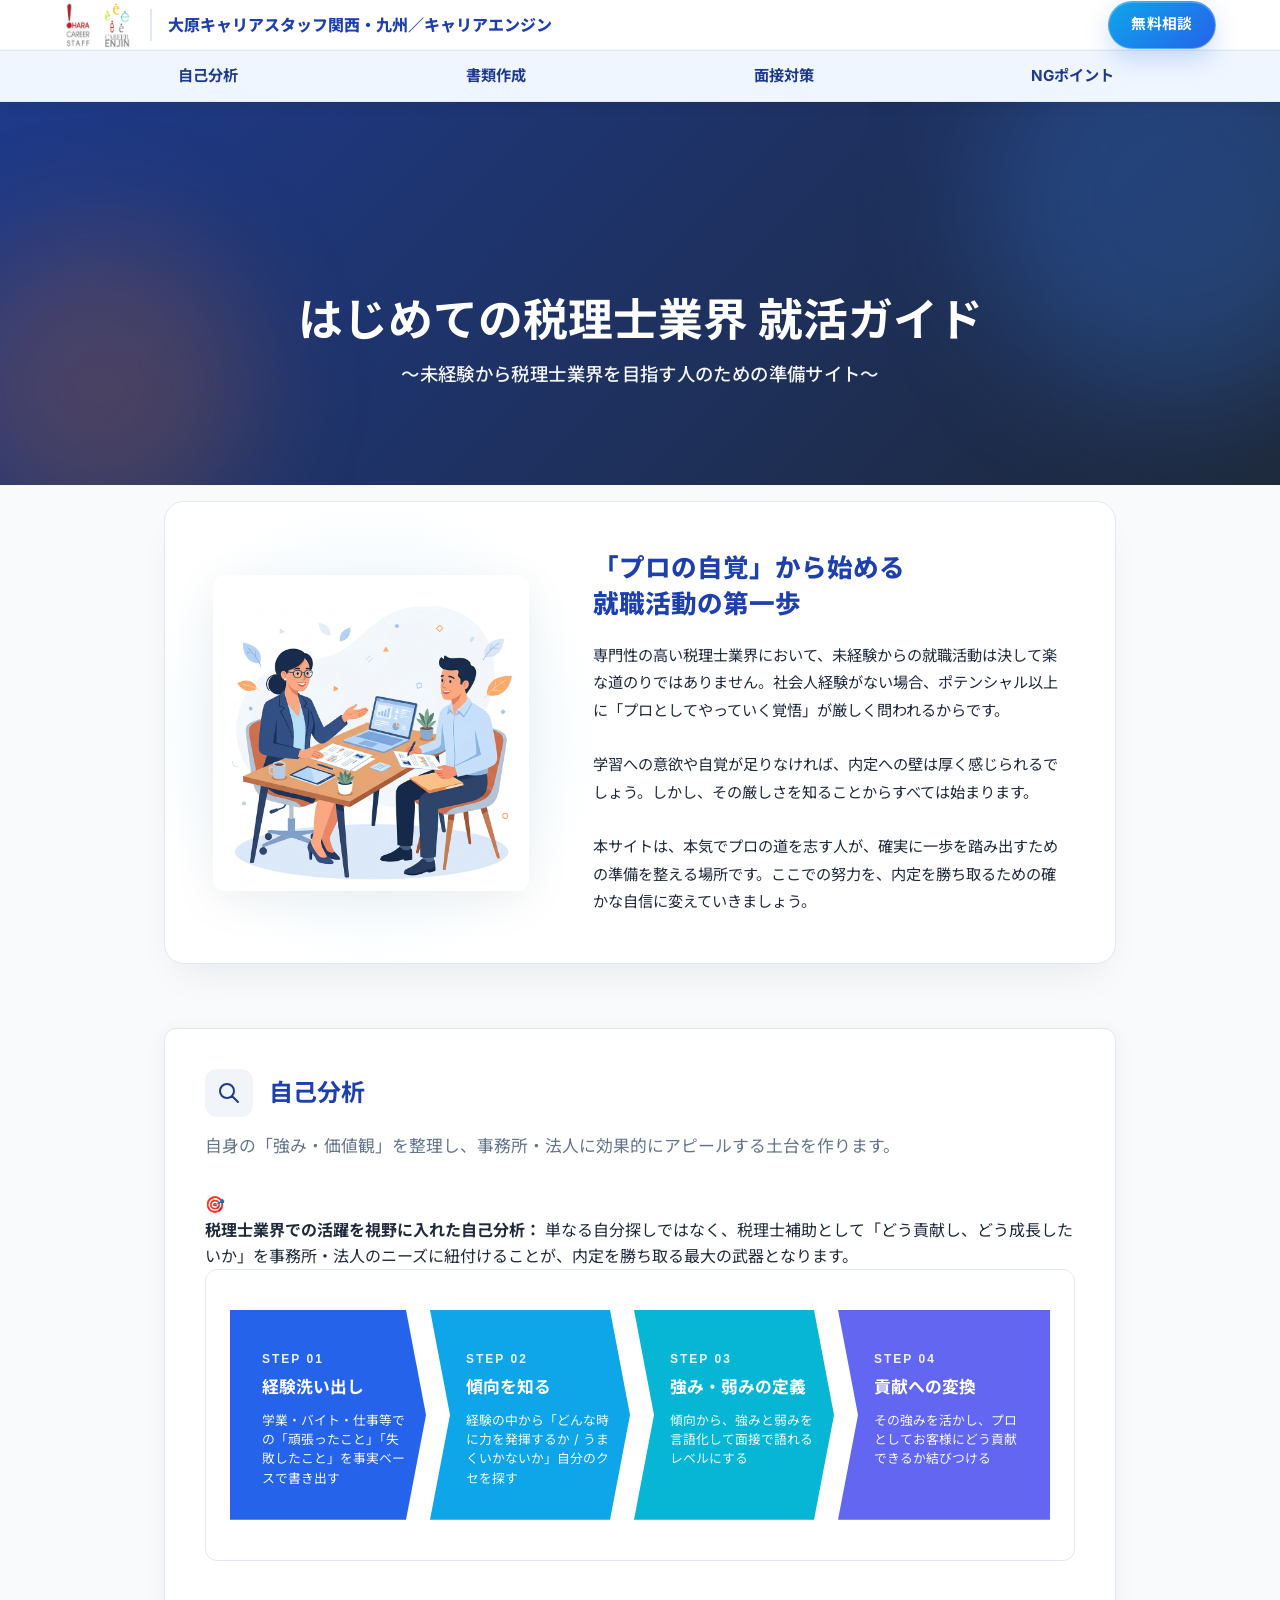
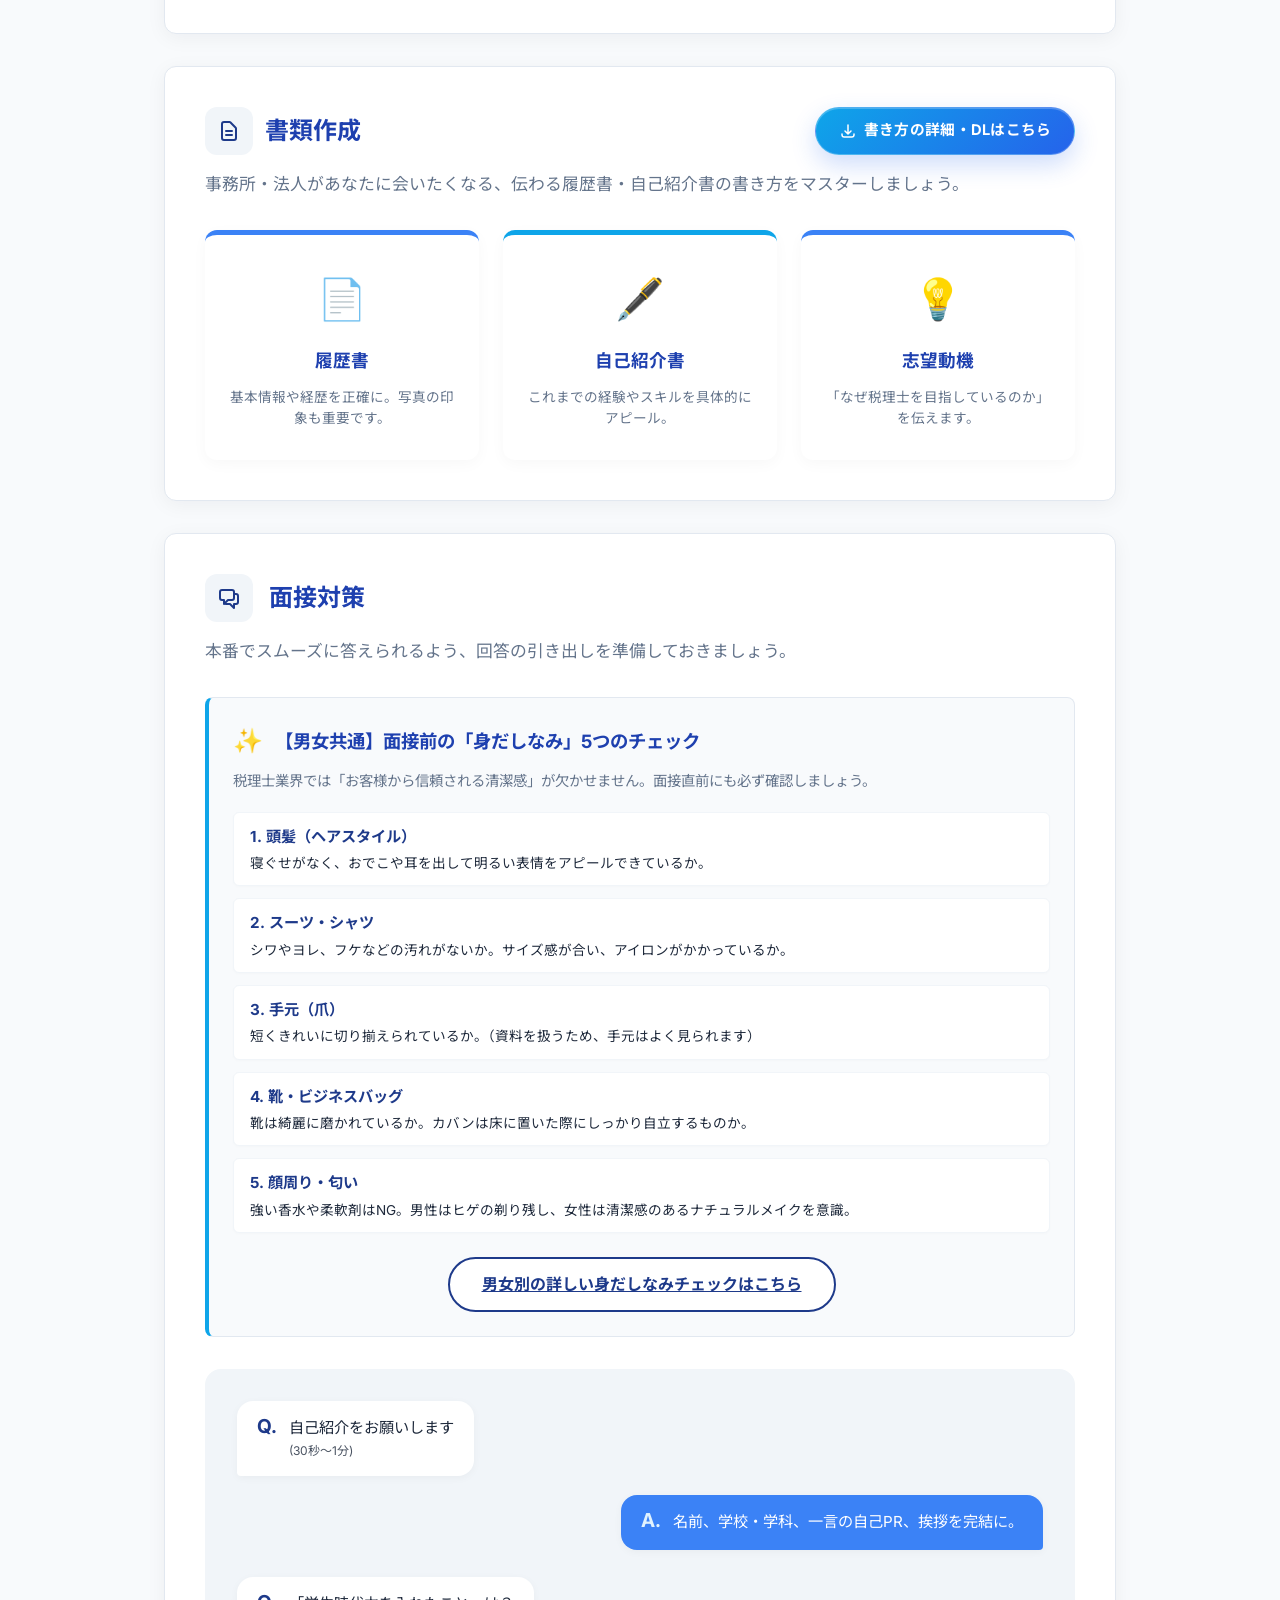
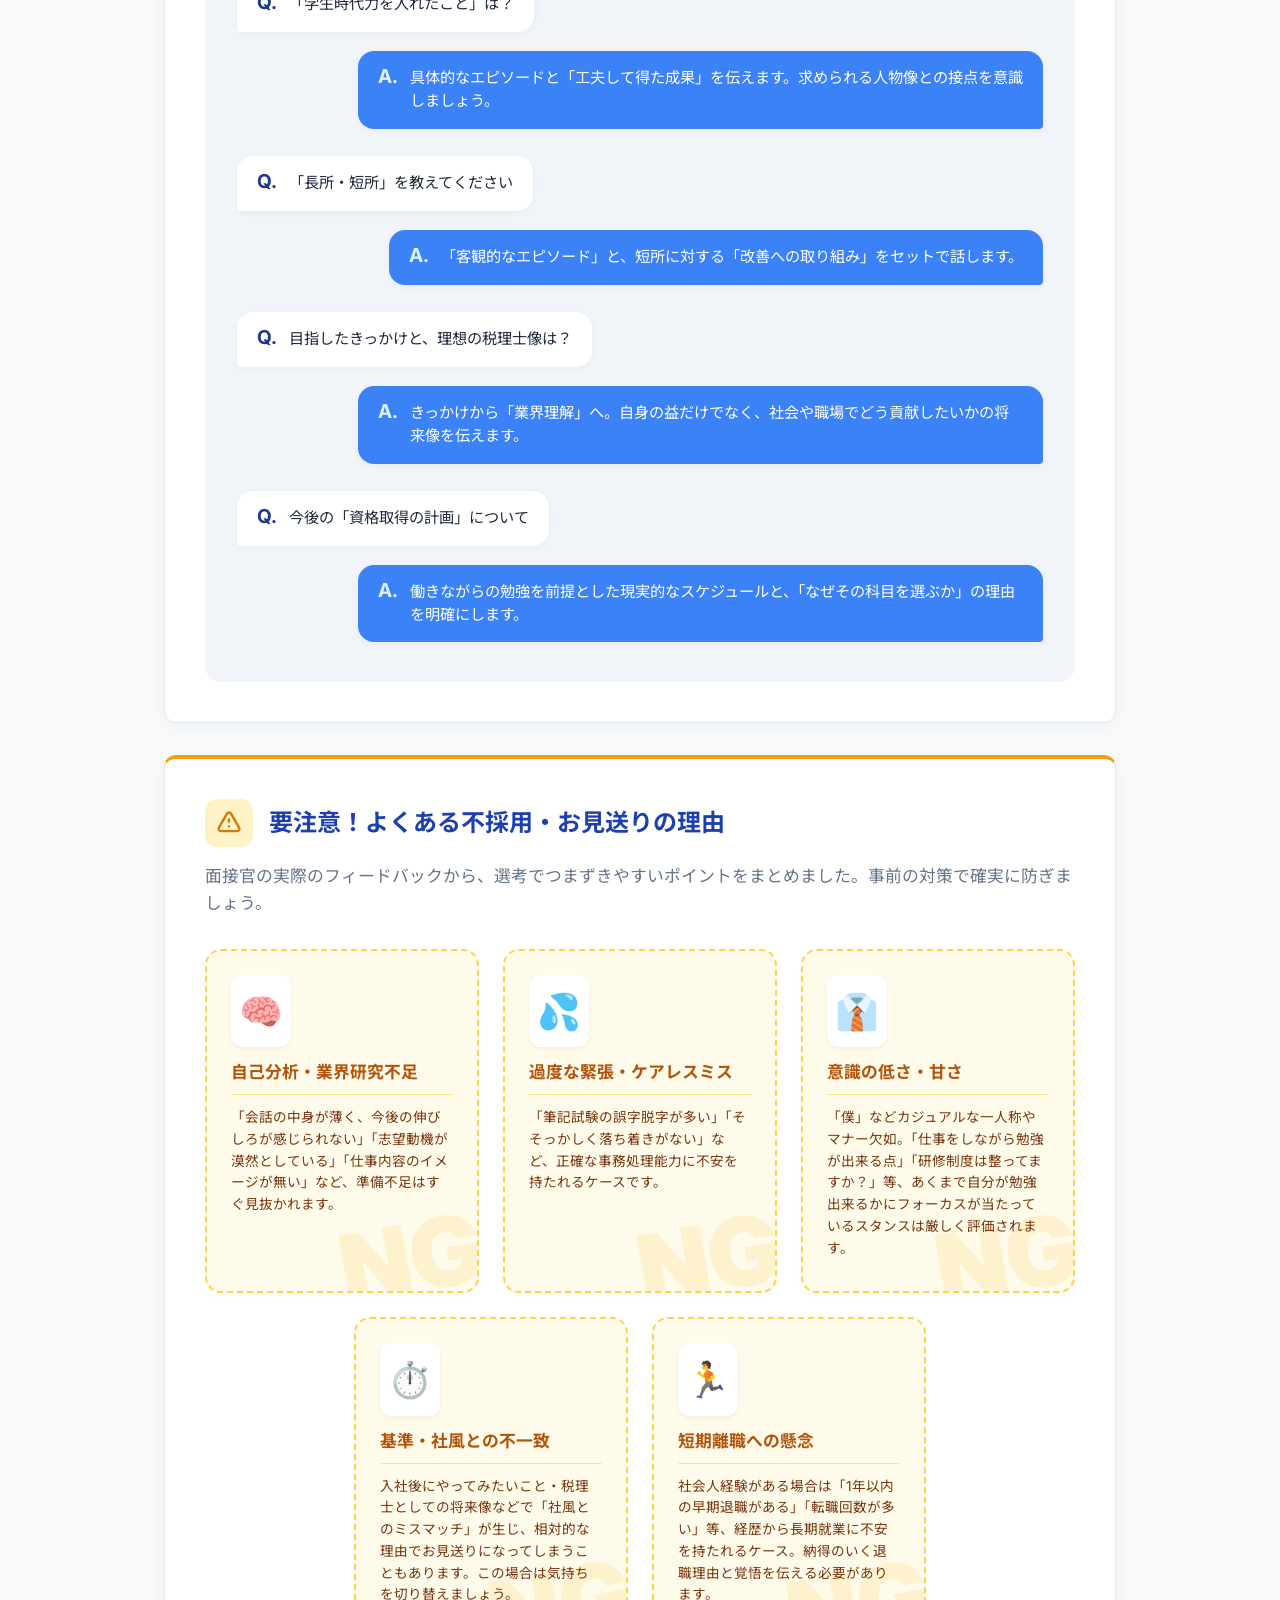
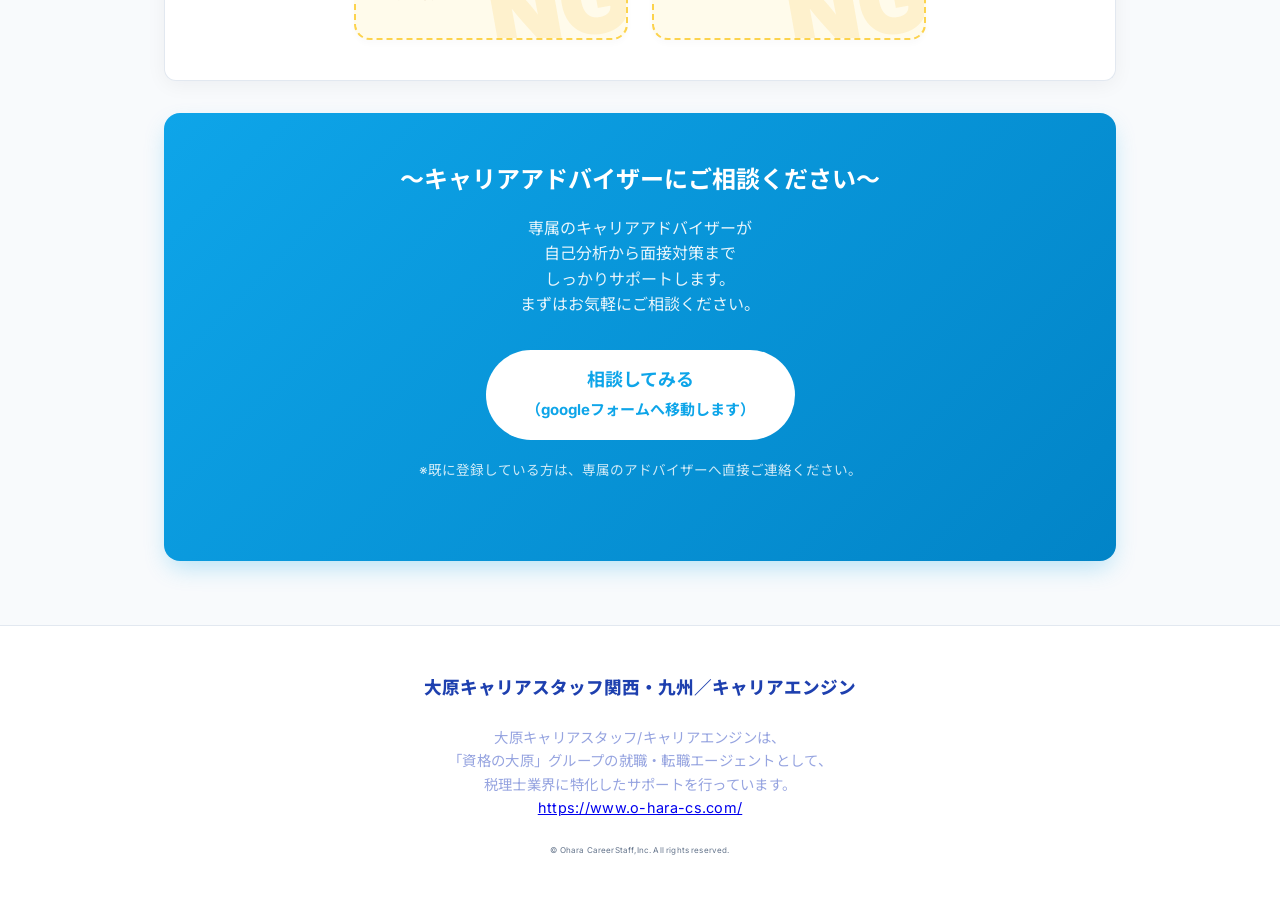
<file: index.html>
<!DOCTYPE html>
<html lang="ja">

<head>
    <meta charset="UTF-8">
    <meta name="viewport" content="width=device-width, initial-scale=1.0">
    <title>就活準備まとめ | 大原キャリアスタッフ関西・九州／キャリアエンジン</title>
    <link rel="preconnect" href="https://fonts.googleapis.com">
    <link rel="preconnect" href="https://fonts.gstatic.com" crossorigin>
    <link
        href="https://fonts.googleapis.com/css2?family=Inter:wght@400;500;600;700&family=Noto+Sans+JP:wght@400;500;700&display=swap"
        rel="stylesheet">
    <link rel="stylesheet" href="styles.css">
    <!-- Google tag (gtag.js) -->
<script async src="https://www.googletagmanager.com/gtag/js?id=G-6RXL600200"></script>
<script>
  window.dataLayer = window.dataLayer || [];
  function gtag(){dataLayer.push(arguments);}
  gtag('js', new Date());

  gtag('config', 'G-6RXL600200');
</script>
</head>

<body>
    <nav class="navbar">
        <div class="nav-top">
            <div class="nav-container">
                <div class="nav-branding">
                    <a href="index.html" class="nav-logo">
                        <div class="nav-logos">
                            <img src="o-haracs.png" alt="大原キャリアスタッフ" class="header-logo">
                            <img src="career-enjin.png" alt="キャリアエンジン" class="header-logo">
                        </div>
                        <span class="nav-logo-text">大原キャリアスタッフ関西・九州／キャリアエンジン</span>
                    </a>
                </div>
                <div class="nav-actions">
                    <a href="https://forms.gle/dcQ6YTWi9saDiAF29" class="nav-cta action-btn">無料相談</a>
                    <button class="nav-toggle" id="nav-toggle" aria-label="メニューを開く">
                        <span></span>
                        <span></span>
                        <span></span>
                    </button>
                </div>
            </div>
        </div>
        <div class="nav-main-bar">
            <div class="nav-container">
                <ul class="nav-links" id="nav-links">
                    <li><a href="#self-analysis">自己分析</a></li>
                    <li><a href="#document-prep">書類作成</a></li>
                    <li><a href="#interview-prep">面接対策</a></li>
                    <li><a href="#rejection-reasons">NGポイント</a></li>
                </ul>
            </div>
        </div>
        <div class="nav-overlay" id="nav-overlay"></div>
    </nav>

    <header class="hero">
        <div class="hero-content">
            <h1>はじめての税理士業界 就活ガイド</h1>
            <p class="hero-subtitle">～未経験から税理士業界を目指す人のための準備サイト～</p>
        </div>
        <div class="hero-bg-shapes">
            <div class="shape shape-1"></div>
            <div class="shape shape-2"></div>
        </div>
    </header>

    <main class="container">
        <!-- Site Introduction -->
        <section class="site-intro-section fade-in">
            <div class="site-intro-container">
                <div class="site-intro-illustration">
                    <img src="images/mentor_illustration.png" alt="Mentoring Illustration">
                    <div class="intro-deco-circle"></div>
                </div>
                <div class="site-intro-body">
                    <h2 class="site-intro-heading">「プロの自覚」から始める<br>就職活動の第一歩</h2>
                    <div class="site-intro-text">
                        専門性の高い税理士業界において、未経験からの就職活動は決して楽な道のりではありません。社会人経験がない場合、ポテンシャル以上に「プロとしてやっていく覚悟」が厳しく問われるからです。<br><br>
                        学習への意欲や自覚が足りなければ、内定への壁は厚く感じられるでしょう。しかし、その厳しさを知ることからすべては始まります。<br><br>
                        本サイトは、本気でプロの道を志す人が、確実に一歩を踏み出すための準備を整える場所です。ここでの努力を、内定を勝ち取るための確かな自信に変えていきましょう。
                    </div>
                </div>
            </div>
        </section>

        <!-- Self Analysis -->
        <section id="self-analysis" class="card fade-in">
            <div class="card-header">
                <div class="icon-wrapper">
                    <svg fill="none" stroke="currentColor" viewBox="0 0 24 24" xmlns="http://www.w3.org/2000/svg">
                        <path stroke-linecap="round" stroke-linejoin="round" stroke-width="2"
                            d="M21 21l-6-6m2-5a7 7 0 11-14 0 7 7 0 0114 0z"></path>
                    </svg>
                </div>
                <h2>自己分析</h2>
            </div>
            <p class="section-desc">自身の「強み・価値観」を整理し、事務所・法人に効果的にアピールする土台を作ります。</p>

            <div class="industry-appeal-box">
                <div class="appeal-icon-bg">🎯</div>
                <div class="appeal-content">
                    <strong>税理士業界での活躍を視野に入れた自己分析：</strong>
                    単なる自分探しではなく、税理士補助として「どう貢献し、どう成長したいか」を事務所・法人のニーズに紐付けることが、内定を勝ち取る最大の武器となります。
                </div>
            </div>

            <!-- Chevron Process Flow Diagram -->
            <div class="chevron-wrapper fade-in">

                <div class="chevron-container">

                    <div class="chev-step" style="background-color: #2563eb;">
                        <span class="chev-label">STEP 01</span>
                        <h4 class="chev-title">経験洗い出し</h4>
                        <p class="chev-desc">学業・バイト・仕事等での「頑張ったこと」「失敗したこと」を事実ベースで書き出す</p>
                    </div>

                    <div class="chev-step" style="background-color: #0ea5e9;">
                        <span class="chev-label">STEP 02</span>
                        <h4 class="chev-title">傾向を知る</h4>
                        <p class="chev-desc">経験の中から「どんな時に力を発揮するか / うまくいかないか」自分のクセを探す</p>
                    </div>

                    <div class="chev-step" style="background-color: #06b6d4;">
                        <span class="chev-label">STEP 03</span>
                        <h4 class="chev-title">強み・弱みの定義</h4>
                        <p class="chev-desc">傾向から、強みと弱みを言語化して面接で語れるレベルにする</p>
                    </div>

                    <div class="chev-step" style="background-color: #6366f1;">
                        <span class="chev-label">STEP 04</span>
                        <h4 class="chev-title">貢献への変換</h4>
                        <p class="chev-desc">その強みを活かし、プロとしてお客様にどう貢献できるか結びつける</p>
                    </div>

                </div>
            </div>
        </section>

        <!-- Document Preparation -->
        <section id="document-prep" class="card fade-in">
            <div class="card-header" style="justify-content: space-between; flex-wrap: wrap; gap: 1rem;">
                <div style="display: flex; align-items: center;">
                    <div class="icon-wrapper" style="margin-right: 0.75rem;">
                        <svg fill="none" stroke="currentColor" viewBox="0 0 24 24" xmlns="http://www.w3.org/2000/svg">
                            <path stroke-linecap="round" stroke-linejoin="round" stroke-width="2"
                                d="M9 12h6m-6 4h6m2 5H7a2 2 0 01-2-2V5a2 2 0 012-2h5.586a1 1 0 01.707.293l5.414 5.414a1 1 0 01.293.707V19a2 2 0 01-2 2z">
                            </path>
                        </svg>
                    </div>
                    <h2 style="margin: 0;">書類作成</h2>
                </div>
                <a href="self_introduction.html" class="action-btn">
                    <svg fill="none" stroke="currentColor" viewBox="0 0 24 24" xmlns="http://www.w3.org/2000/svg">
                        <path stroke-linecap="round" stroke-linejoin="round" stroke-width="2"
                            d="M4 16v1a3 3 0 003 3h10a3 3 0 003-3v-1m-4-4l-4 4m0 0l-4-4m4 4V4">
                        </path>
                    </svg>
                    書き方の詳細・DLはこちら
                </a>
            </div>
            <p class="section-desc">事務所・法人があなたに会いたくなる、伝わる履歴書・自己紹介書の書き方をマスターしましょう。</p>

            <div class="doc-cards-container mt-diagram">
                <div class="doc-card">
                    <div class="doc-icon">📄</div>
                    <h4>履歴書</h4>
                    <p>基本情報や経歴を正確に。写真の印象も重要です。</p>
                </div>
                <div class="doc-card highlight">
                    <div class="doc-icon">🖋️</div>
                    <h4>自己紹介書</h4>
                    <p>これまでの経験やスキルを具体的にアピール。</p>
                </div>
                <div class="doc-card">
                    <div class="doc-icon">💡</div>
                    <h4>志望動機</h4>
                    <p>「なぜ税理士を目指しているのか」を伝えます。</p>
                </div>
            </div>


        </section>


        <!-- Interview Preparation -->
        <section id="interview-prep" class="card fade-in">
            <div class="card-header">
                <div class="icon-wrapper">
                    <svg fill="none" stroke="currentColor" viewBox="0 0 24 24" xmlns="http://www.w3.org/2000/svg">
                        <path stroke-linecap="round" stroke-linejoin="round" stroke-width="2"
                            d="M17 8h2a2 2 0 012 2v6a2 2 0 01-2 2h-2v4l-4-4H9a1.994 1.994 0 01-1.414-.586m0 0L11 14h4a2 2 0 002-2V6a2 2 0 00-2-2H5a2 2 0 00-2 2v6a2 2 0 002 2h2v4l.586-.586z">
                        </path>
                    </svg>
                </div>
                <h2>面接対策</h2>
            </div>
            <p class="section-desc">本番でスムーズに答えられるよう、回答の引き出しを準備しておきましょう。</p>

            <!-- Grooming Box -->
            <div class="grooming-box fade-in">
                <div class="grooming-header">
                    <div class="grooming-icon">✨</div>
                    <h3>【男女共通】面接前の「身だしなみ」5つのチェック</h3>
                </div>
                <p class="grooming-desc">税理士業界では「お客様から信頼される清潔感」が欠かせません。面接直前にも必ず確認しましょう。</p>
                <ul class="grooming-list">
                    <li>
                        <strong>1. 頭髪（ヘアスタイル）</strong>
                        <span>寝ぐせがなく、おでこや耳を出して明るい表情をアピールできているか。</span>
                    </li>
                    <li>
                        <strong>2. スーツ・シャツ</strong>
                        <span>シワやヨレ、フケなどの汚れがないか。サイズ感が合い、アイロンがかかっているか。</span>
                    </li>
                    <li>
                        <strong>3. 手元（爪）</strong>
                        <span>短くきれいに切り揃えられているか。（資料を扱うため、手元はよく見られます）</span>
                    </li>
                    <li>
                        <strong>4. 靴・ビジネスバッグ</strong>
                        <span>靴は綺麗に磨かれているか。カバンは床に置いた際にしっかり自立するものか。</span>
                    </li>
                    <li>
                        <strong>5. 顔周り・匂い</strong>
                        <span>強い香水や柔軟剤はNG。男性はヒゲの剃り残し、女性は清潔感のあるナチュラルメイクを意識。</span>
                    </li>
                </ul>
                <div style="text-align: center; margin-top: 1.5rem;">
                    <a href="grooming.html" class="cta-button"
                        style="background: white; color: var(--primary); border: 2px solid var(--primary); display: inline-flex; font-size: 1rem; padding: 0.8rem 2rem;">
                        男女別の詳しい身だしなみチェックはこちら
                    </a>
                </div>
            </div>

            <div class="chat-diagram">
                <!-- Q1 -->
                <div class="chat-row">
                    <div class="chat-bubble q-bubble">
                        <span class="chat-label">Q.</span>
                        <div class="chat-text">自己紹介をお願いします <small>(30秒～1分)</small></div>
                    </div>
                </div>
                <div class="chat-row right">
                    <div class="chat-bubble a-bubble">
                        <span class="chat-label">A.</span>
                        <div class="chat-text">名前、学校・学科、一言の自己PR、挨拶を完結に。</div>
                    </div>
                </div>

                <!-- Q2 -->
                <div class="chat-row">
                    <div class="chat-bubble q-bubble">
                        <span class="chat-label">Q.</span>
                        <div class="chat-text">「学生時代力を入れたこと」は？</div>
                    </div>
                </div>
                <div class="chat-row right">
                    <div class="chat-bubble a-bubble">
                        <span class="chat-label">A.</span>
                        <div class="chat-text">具体的なエピソードと「工夫して得た成果」を伝えます。求められる人物像との接点を意識しましょう。</div>
                    </div>
                </div>

                <!-- Q3 -->
                <div class="chat-row">
                    <div class="chat-bubble q-bubble">
                        <span class="chat-label">Q.</span>
                        <div class="chat-text">「長所・短所」を教えてください</div>
                    </div>
                </div>
                <div class="chat-row right">
                    <div class="chat-bubble a-bubble">
                        <span class="chat-label">A.</span>
                        <div class="chat-text">「客観的なエピソード」と、短所に対する「改善への取り組み」をセットで話します。</div>
                    </div>
                </div>

                <!-- Q4 -->
                <div class="chat-row">
                    <div class="chat-bubble q-bubble">
                        <span class="chat-label">Q.</span>
                        <div class="chat-text">目指したきっかけと、理想の税理士像は？</div>
                    </div>
                </div>
                <div class="chat-row right">
                    <div class="chat-bubble a-bubble">
                        <span class="chat-label">A.</span>
                        <div class="chat-text">きっかけから「業界理解」へ。自身の益だけでなく、社会や職場でどう貢献したいかの将来像を伝えます。</div>
                    </div>
                </div>

                <!-- Q5 -->
                <div class="chat-row">
                    <div class="chat-bubble q-bubble">
                        <span class="chat-label">Q.</span>
                        <div class="chat-text">今後の「資格取得の計画」について</div>
                    </div>
                </div>
                <div class="chat-row right">
                    <div class="chat-bubble a-bubble">
                        <span class="chat-label">A.</span>
                        <div class="chat-text">働きながらの勉強を前提とした現実的なスケジュールと、「なぜその科目を選ぶか」の理由を明確にします。</div>
                    </div>
                </div>
            </div>
        </section>

        <!-- Reasons for Rejection -->
        <section id="rejection-reasons" class="card fade-in border-warning">
            <div class="card-header">
                <div class="icon-wrapper warning-icon">
                    <svg fill="none" stroke="currentColor" viewBox="0 0 24 24" xmlns="http://www.w3.org/2000/svg">
                        <path stroke-linecap="round" stroke-linejoin="round" stroke-width="2"
                            d="M12 9v2m0 4h.01m-6.938 4h13.856c1.54 0 2.502-1.667 1.732-3L13.732 4c-.77-1.333-2.694-1.333-3.464 0L3.34 16c-.77 1.333.192 3 1.732 3z">
                        </path>
                    </svg>
                </div>
                <h2>要注意！よくある不採用・お見送りの理由</h2>
            </div>
            <p class="section-desc">面接官の実際のフィードバックから、選考でつまずきやすいポイントをまとめました。事前の対策で確実に防ぎましょう。</p>

            <div class="ng-cards-container">
                <div class="ng-card">
                    <div class="ng-watermark">NG</div>
                    <div class="ng-icon">🧠</div>
                    <h4>自己分析・業界研究不足</h4>
                    <p>「会話の中身が薄く、今後の伸びしろが感じられない」「志望動機が漠然としている」「仕事内容のイメージが無い」など、準備不足はすぐ見抜かれます。</p>
                </div>

                <div class="ng-card">
                    <div class="ng-watermark">NG</div>
                    <div class="ng-icon">💦</div>
                    <h4>過度な緊張・ケアレスミス</h4>
                    <p>「筆記試験の誤字脱字が多い」「そそっかしく落ち着きがない」など、正確な事務処理能力に不安を持たれるケースです。</p>
                </div>

                <div class="ng-card">
                    <div class="ng-watermark">NG</div>
                    <div class="ng-icon">👔</div>
                    <h4>意識の低さ・甘さ</h4>
                    <p>「僕」などカジュアルな一人称やマナー欠如。「仕事をしながら勉強が出来る点」「研修制度は整ってますか？」等、あくまで自分が勉強出来るかにフォーカスが当たっているスタンスは厳しく評価されます。</p>
                </div>

                <div class="ng-card">
                    <div class="ng-watermark">NG</div>
                    <div class="ng-icon">⏱️</div>
                    <h4>基準・社風との不一致</h4>
                    <p>入社後にやってみたいこと・税理士としての将来像などで「社風とのミスマッチ」が生じ、相対的な理由でお見送りになってしまうこともあります。この場合は気持ちを切り替えましょう。
                    </p>
                </div>

                <div class="ng-card">
                    <div class="ng-watermark">NG</div>
                    <div class="ng-icon">🏃</div>
                    <h4>短期離職への懸念</h4>
                    <p>社会人経験がある場合は「1年以内の早期退職がある」「転職回数が多い」等、経歴から長期就業に不安を持たれるケース。納得のいく退職理由と覚悟を伝える必要があります。</p>
                </div>
            </div>
        </section>

        <div class="cta-section fade-in">
            <div class="cta-content">
                <h3>～キャリアアドバイザーにご相談ください～</h3>
                <p>専属のキャリアアドバイザーが<br>自己分析から面接対策まで<br>しっかりサポートします。<br>まずはお気軽にご相談ください。</p>
                <div class="cta-button-group">
                    <a href="https://forms.gle/dcQ6YTWi9saDiAF29" class="cta-button"
                        style="text-decoration: none; display: inline-block;">相談してみる<br><small>（googleフォームへ移動します）</small></a>
                </div>
                <p style="font-size: 0.85rem; margin-top: 1.25rem; opacity: 0.8;">※既に登録している方は、専属のアドバイザーへ直接ご連絡ください。</p>
            </div>
        </div>
    </main>

    <footer class="site-footer">
        <div class="footer-content">
            <a href="index.html" class="footer-logo">大原キャリアスタッフ関西・九州／キャリアエンジン</a>
            <p class="message">大原キャリアスタッフ/キャリアエンジンは、<br>
                「資格の大原」グループの就職・転職エージェントとして、<br>
                税理士業界に特化したサポートを行っています。<br>
                <a href="https://www.o-hara-cs.com/">https://www.o-hara-cs.com/</a>
            </p>
            <br>
            <p class="copyright">&copy; Ohara CareerStaff,Inc. All rights reserved.</p>
        </div>
    </footer>

    <script>
        document.addEventListener('DOMContentLoaded', () => {
            // Navigation Toggle Logic
            const navToggle = document.getElementById('nav-toggle');
            const navLinks = document.getElementById('nav-links');
            const navOverlay = document.getElementById('nav-overlay');

            const toggleMenu = () => {
                navToggle.classList.toggle('active');
                navLinks.classList.toggle('active');
                navOverlay.classList.toggle('active');
                document.body.style.overflow = navLinks.classList.contains('active') ? 'hidden' : '';
            };

            if (navToggle) {
                navToggle.addEventListener('click', toggleMenu);
                navOverlay.addEventListener('click', toggleMenu);

                document.querySelectorAll('.nav-links a').forEach(link => {
                    link.addEventListener('click', () => {
                        if (navLinks.classList.contains('active')) {
                            toggleMenu();
                        }
                    });
                });
            }

            // Simple Intersection Observer for scroll fade-in animations
            const observerOptions = {
                root: null,
                rootMargin: '0px',
                threshold: 0.1
            };

            const observer = new IntersectionObserver((entries, observer) => {
                entries.forEach(entry => {
                    if (entry.isIntersecting) {
                        entry.target.classList.add('visible');
                        observer.unobserve(entry.target);
                    }
                });
            }, observerOptions);

            document.querySelectorAll('.fade-in').forEach(element => {
                observer.observe(element);
            });
        });

        // Grooming Tab Switcher
        function showGrooming(gender) {
            // Update tabs
            const buttons = document.querySelectorAll('.tab-btn');
            buttons.forEach(btn => {
                btn.classList.toggle('active', btn.textContent.includes(gender === 'male' ? '男性' : '女性'));
            });

            // Update content
            const maleContent = document.getElementById('male-grooming');
            const femaleContent = document.getElementById('female-grooming');

            if (gender === 'male') {
                maleContent.classList.add('active');
                femaleContent.classList.remove('active');
            } else {
                maleContent.classList.remove('active');
                femaleContent.classList.add('active');
            }
        }
    </script>
</body>

</html>
</file>
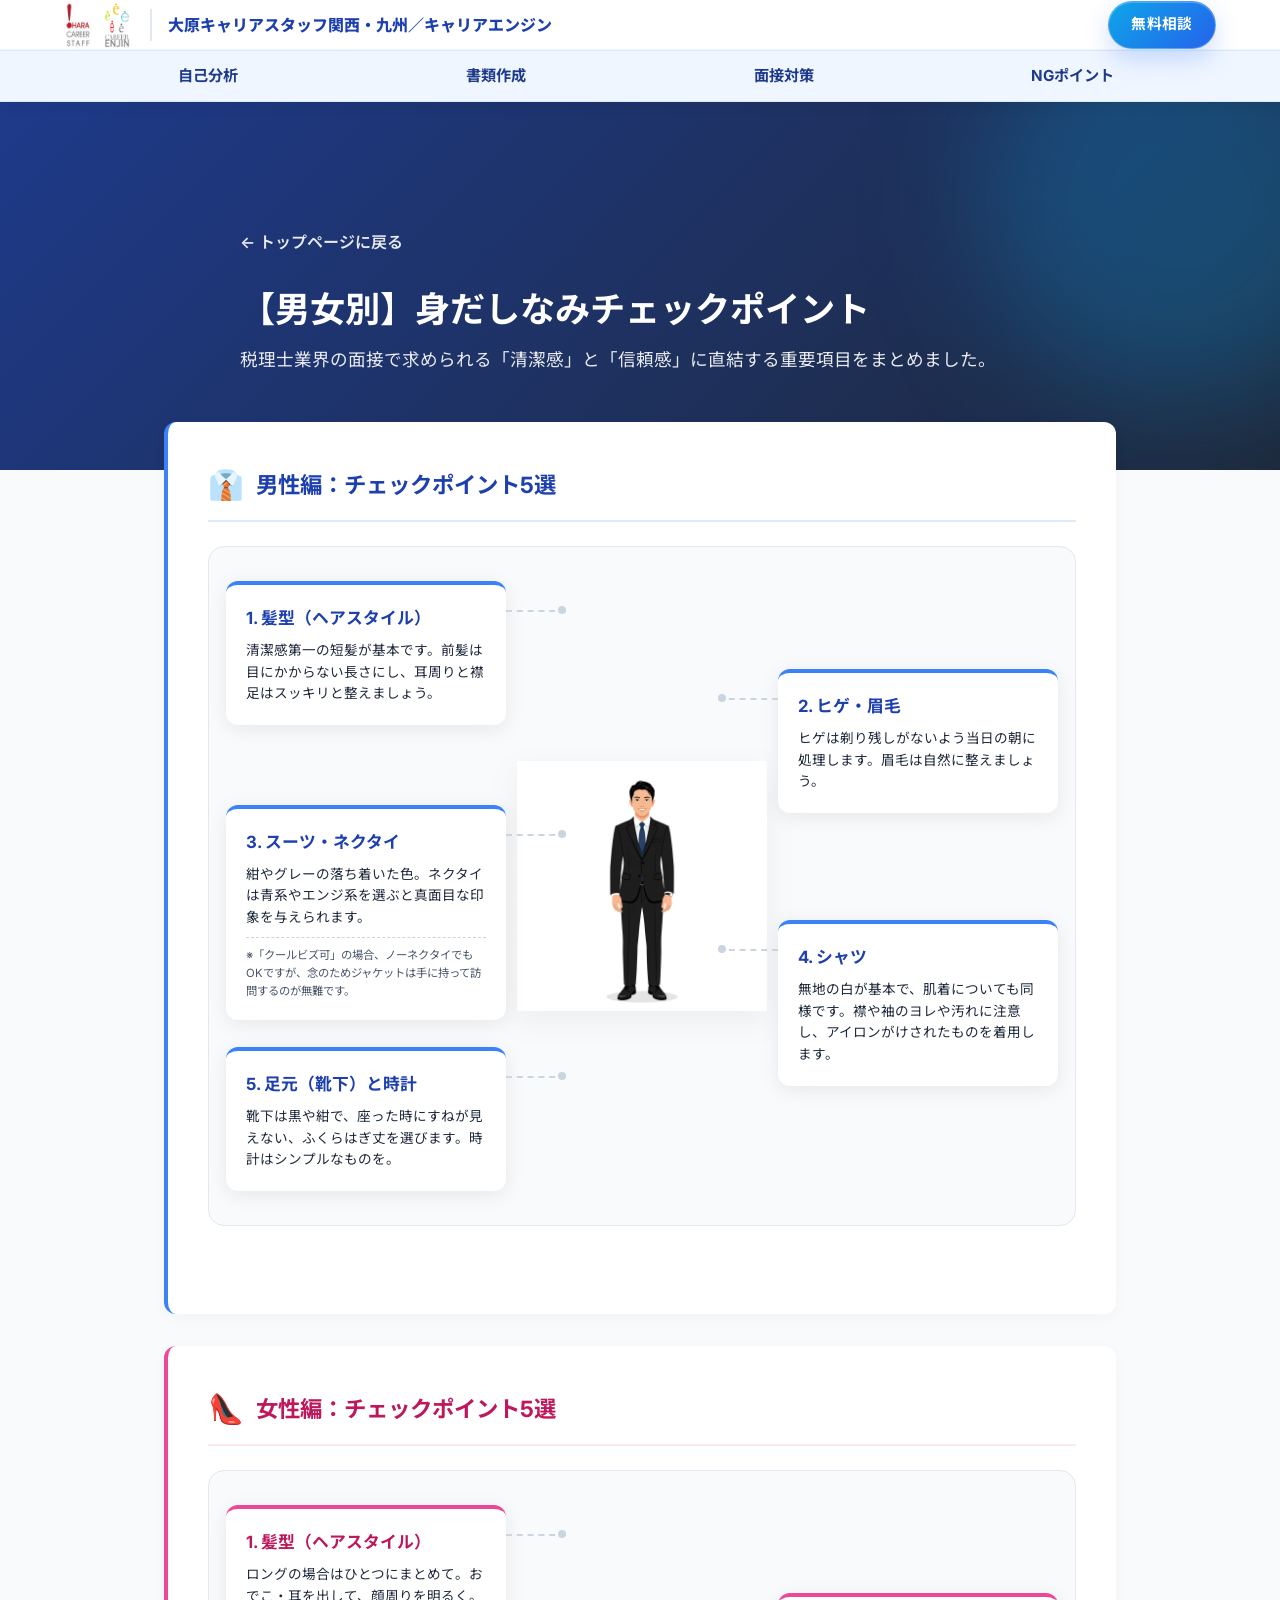
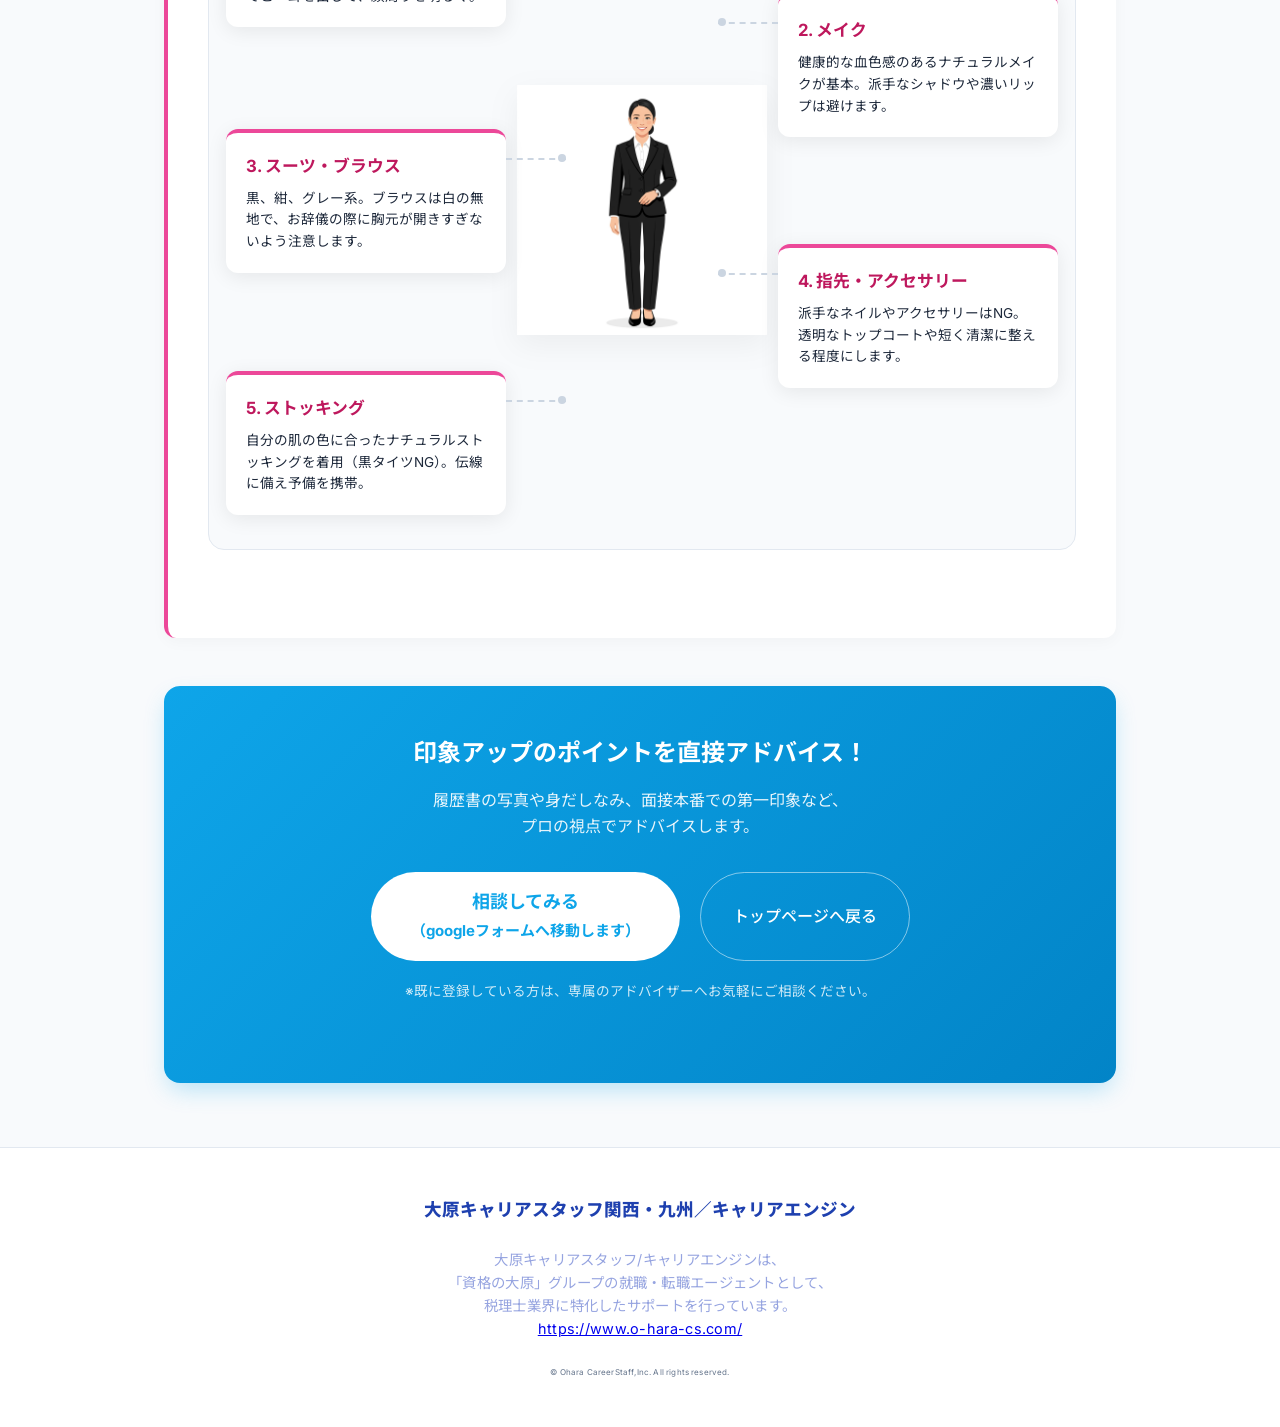
<file: grooming.html>
<!DOCTYPE html>
<html lang="ja">

<head>
    <meta charset="UTF-8">
    <meta name="viewport" content="width=device-width, initial-scale=1.0">
    <title>男女別の身だしなみチェックポイント | 大原キャリアスタッフ関西・九州／キャリアエンジン</title>
    <link rel="preconnect" href="https://fonts.googleapis.com">
    <link rel="preconnect" href="https://fonts.gstatic.com" crossorigin>
    <link
        href="https://fonts.googleapis.com/css2?family=Inter:wght@400;500;600;700&family=Noto+Sans+JP:wght@400;500;700&display=swap"
        rel="stylesheet">
    <link rel="stylesheet" href="styles.css">
    <style>
        .back-link {
            display: inline-flex;
            align-items: center;
            color: #fff;
            text-decoration: none;
            font-weight: 600;
            margin-bottom: 2rem;
            opacity: 0.9;
            transition: opacity 0.2s, transform 0.2s;
        }

        .back-link:hover {
            opacity: 1;
            transform: translateX(-5px);
        }

        .detail-section {
            padding: 2.5rem;
            background: #fff;
            border-radius: 12px;
            margin-bottom: 2rem;
            border-left: 4px solid var(--accent);
            box-shadow: 0 4px 15px rgba(0, 0, 0, 0.03);
            transition: transform 0.3s ease;
        }

        .detail-section:hover {
            transform: translateY(-3px);
            box-shadow: 0 10px 25px rgba(0, 0, 0, 0.05);
        }

        .detail-section h3 {
            font-size: 1.4rem;
            color: var(--primary-dark);
            margin-bottom: 1.5rem;
            border-bottom: 2px solid #f1f5f9;
            padding-bottom: 0.75rem;
            display: flex;
            align-items: center;
        }

        .detail-point {
            margin-bottom: 1.5rem;
            padding: 1.25rem;
            background: #f8fafc;
            border-radius: 8px;
            border: 1px solid #e2e8f0;
        }

        .detail-point h4 {
            color: var(--primary);
            font-size: 1.1rem;
            margin-bottom: 0.5rem;
            display: flex;
            align-items: center;
        }

        .detail-point p {
            font-size: 0.95rem;
            color: var(--text-main);
            margin-bottom: 0;
            line-height: 1.6;
            padding-left: 1.5rem;
        }

        /* Gender Specific Colors */
        .male-section {
            border-left-color: #3b82f6;
        }

        .male-section h3 {
            color: #1e40af;
            border-bottom-color: #dbeafe;
        }

        .male-section .detail-point h4 {
            color: #2563eb;
        }

        .female-section {
            border-left-color: #ec4899;
        }

        .female-section h3 {
            color: #be185d;
            border-bottom-color: #fce7f3;
        }

        .female-section .detail-point h4 {
            color: #db2777;
        }
    </style>
</head>

<body>
    <nav class="navbar">
        <div class="nav-top">
            <div class="nav-container">
                <div class="nav-branding">
                    <a href="index.html" class="nav-logo">
                        <div class="nav-logos">
                            <img src="o-haracs.png" alt="大原キャリアスタッフ" class="header-logo">
                            <img src="career-enjin.png" alt="キャリアエンジン" class="header-logo">
                        </div>
                        <span class="nav-logo-text">大原キャリアスタッフ関西・九州／キャリアエンジン</span>
                    </a>
                </div>
                <div class="nav-actions">
                    <a href="https://forms.gle/dcQ6YTWi9saDiAF29" class="nav-cta action-btn" target="_blank"
                        rel="noopener noreferrer">無料相談</a>
                    <button class="nav-toggle" id="nav-toggle" aria-label="メニューを開く">
                        <span></span>
                        <span></span>
                        <span></span>
                    </button>
                </div>
            </div>
        </div>
        <div class="nav-main-bar">
            <div class="nav-container">
                <ul class="nav-links" id="nav-links">
                    <li><a href="index.html#self-analysis">自己分析</a></li>
                    <li><a href="index.html#document-prep">書類作成</a></li>
                    <li><a href="index.html#interview-prep">面接対策</a></li>
                    <li><a href="index.html#rejection-reasons">NGポイント</a></li>
                </ul>
            </div>
        </div>
        <div class="nav-overlay" id="nav-overlay"></div>
    </nav>

    <header class="hero" style="padding-top: 4rem; padding-bottom: 6rem;">
        <div class="hero-content" style="text-align: left;">
            <a href="index.html" class="back-link">&larr; トップページに戻る</a>
            <h1 style="font-size: 2.2rem;">【男女別】身だしなみチェックポイント</h1>
            <p style="font-size: 1.1rem; opacity: 0.9; margin-top: 1rem;">税理士業界の面接で求められる「清潔感」と「信頼感」に直結する重要項目をまとめました。</p>
        </div>
        <div class="hero-bg-shapes">
            <div class="shape shape-1" style="background: rgba(14, 165, 233, 0.25);"></div>
        </div>
    </header>

    <main class="container">

        <!-- Male Grooming Section -->
        <section class="detail-section male-section fade-in">
            <h3><span style="font-size: 1.8rem; margin-right: 0.75rem;">👔</span> 男性編：チェックポイント5選</h3>

            <div class="grooming-diagram-container">
                <div class="grooming-diagram-image">
                    <img src="images/male_grooming.png" alt="男性の身だしなみ">
                </div>

                <div class="diagram-point male-point point-left m-hair">
                    <h4>1. 髪型（ヘアスタイル）</h4>
                    <p>清潔感第一の短髪が基本です。前髪は目にかからない長さにし、耳周りと襟足はスッキリと整えましょう。</p>
                </div>

                <div class="diagram-point male-point point-right m-face">
                    <h4>2. ヒゲ・眉毛</h4>
                    <p>ヒゲは剃り残しがないよう当日の朝に処理します。眉毛は自然に整えましょう。</p>
                </div>

                <div class="diagram-point male-point point-left m-suit">
                    <h4>3. スーツ・ネクタイ</h4>
                    <p>紺やグレーの落ち着いた色。ネクタイは青系やエンジ系を選ぶと真面目な印象を与えられます。<br>
                        <small
                            style="color: #475569; display: block; margin-top: 0.5rem; border-top: 1px dashed #cbd5e1; padding-top: 0.5rem;">※「クールビズ可」の場合、ノーネクタイでもOKですが、念のためジャケットは手に持って訪問するのが無難です。</small>
                    </p>
                </div>

                <div class="diagram-point male-point point-right m-shirt">
                    <h4>4. シャツ</h4>
                    <p>無地の白が基本で、肌着についても同様です。襟や袖のヨレや汚れに注意し、アイロンがけされたものを着用します。</p>
                </div>

                <div class="diagram-point male-point point-left m-shoes">
                    <h4>5. 足元（靴下）と時計</h4>
                    <p>靴下は黒や紺で、座った時にすねが見えない、ふくらはぎ丈を選びます。時計はシンプルなものを。</p>
                </div>
            </div>
        </section>

        <!-- Female Grooming Section -->
        <section class="detail-section female-section fade-in">
            <h3><span style="font-size: 1.8rem; margin-right: 0.75rem;">👠</span> 女性編：チェックポイント5選</h3>

            <div class="grooming-diagram-container">
                <div class="grooming-diagram-image">
                    <img src="images/female_grooming.png" alt="女性の身だしなみ">
                </div>

                <div class="diagram-point female-point point-left f-hair">
                    <h4>1. 髪型（ヘアスタイル）</h4>
                    <p>ロングの場合はひとつにまとめて。おでこ・耳を出して、顔周りを明るく。</p>
                </div>

                <div class="diagram-point female-point point-right f-makeup">
                    <h4>2. メイク</h4>
                    <p>健康的な血色感のあるナチュラルメイクが基本。派手なシャドウや濃いリップは避けます。</p>
                </div>

                <div class="diagram-point female-point point-left f-suit">
                    <h4>3. スーツ・ブラウス</h4>
                    <p>黒、紺、グレー系。ブラウスは白の無地で、お辞儀の際に胸元が開きすぎないよう注意します。</p>
                </div>

                <div class="diagram-point female-point point-right f-hands">
                    <h4>4. 指先・アクセサリー</h4>
                    <p>派手なネイルやアクセサリーはNG。透明なトップコートや短く清潔に整える程度にします。</p>
                </div>

                <div class="diagram-point female-point point-left f-shoes">
                    <h4>5. ストッキング</h4>
                    <p>自分の肌の色に合ったナチュラルストッキングを着用（黒タイツNG）。伝線に備え予備を携帯。</p>
                </div>
            </div>
        </section>

        <div class="cta-section fade-in" style="margin-top: 3rem;">
            <div class="cta-content">
                <h3>印象アップのポイントを直接アドバイス！</h3>
                <p>履歴書の写真や身だしなみ、面接本番での第一印象など、<br>プロの視点でアドバイスします。</p>
                <div class="cta-button-group">
                    <a href="https://forms.gle/dcQ6YTWi9saDiAF29" class="cta-button"
                        style="text-decoration: none; display: inline-block;">相談してみる<br><small>（googleフォームへ移動します）</small></a>
                    <a href="index.html" class="cta-button-subtle">トップページへ戻る</a>
                </div>
                <p style="font-size: 0.85rem; margin-top: 1.25rem; opacity: 0.8;">※既に登録している方は、専属のアドバイザーへお気軽にご相談ください。</p>
            </div>
        </div>
    </main>

    <footer class="site-footer">
        <div class="footer-content">
            <a href="index.html" class="footer-logo">大原キャリアスタッフ関西・九州／キャリアエンジン</a>
            <p class="message">大原キャリアスタッフ/キャリアエンジンは、<br>
                「資格の大原」グループの就職・転職エージェントとして、<br>
                税理士業界に特化したサポートを行っています。<br>
                <a href="https://www.o-hara-cs.com/">https://www.o-hara-cs.com/</a>
            </p>
            <br>
            <p class="copyright">&copy; Ohara CareerStaff,Inc. All rights reserved.</p>
        </div>
    </footer>

    <script>
        document.addEventListener('DOMContentLoaded', () => {
            // Navigation Toggle Logic
            const navToggle = document.getElementById('nav-toggle');
            const navLinks = document.getElementById('nav-links');
            const navOverlay = document.getElementById('nav-overlay');

            const toggleMenu = () => {
                navToggle.classList.toggle('active');
                navLinks.classList.toggle('active');
                navOverlay.classList.toggle('active');
                document.body.style.overflow = navLinks.classList.contains('active') ? 'hidden' : '';
            };

            if (navToggle) {
                navToggle.addEventListener('click', toggleMenu);
                navOverlay.addEventListener('click', toggleMenu);

                document.querySelectorAll('.nav-links a').forEach(link => {
                    link.addEventListener('click', () => {
                        if (navLinks.classList.contains('active')) {
                            toggleMenu();
                        }
                    });
                });
            }

            const observerOptions = { root: null, rootMargin: '0px', threshold: 0.1 };
            const observer = new IntersectionObserver((entries, observer) => {
                entries.forEach(entry => {
                    if (entry.isIntersecting) {
                        entry.target.classList.add('visible');
                        observer.unobserve(entry.target);
                    }
                });
            }, observerOptions);

            document.querySelectorAll('.fade-in').forEach(element => {
                observer.observe(element);
            });
        });
    </script>
</body>

</html>
</file>
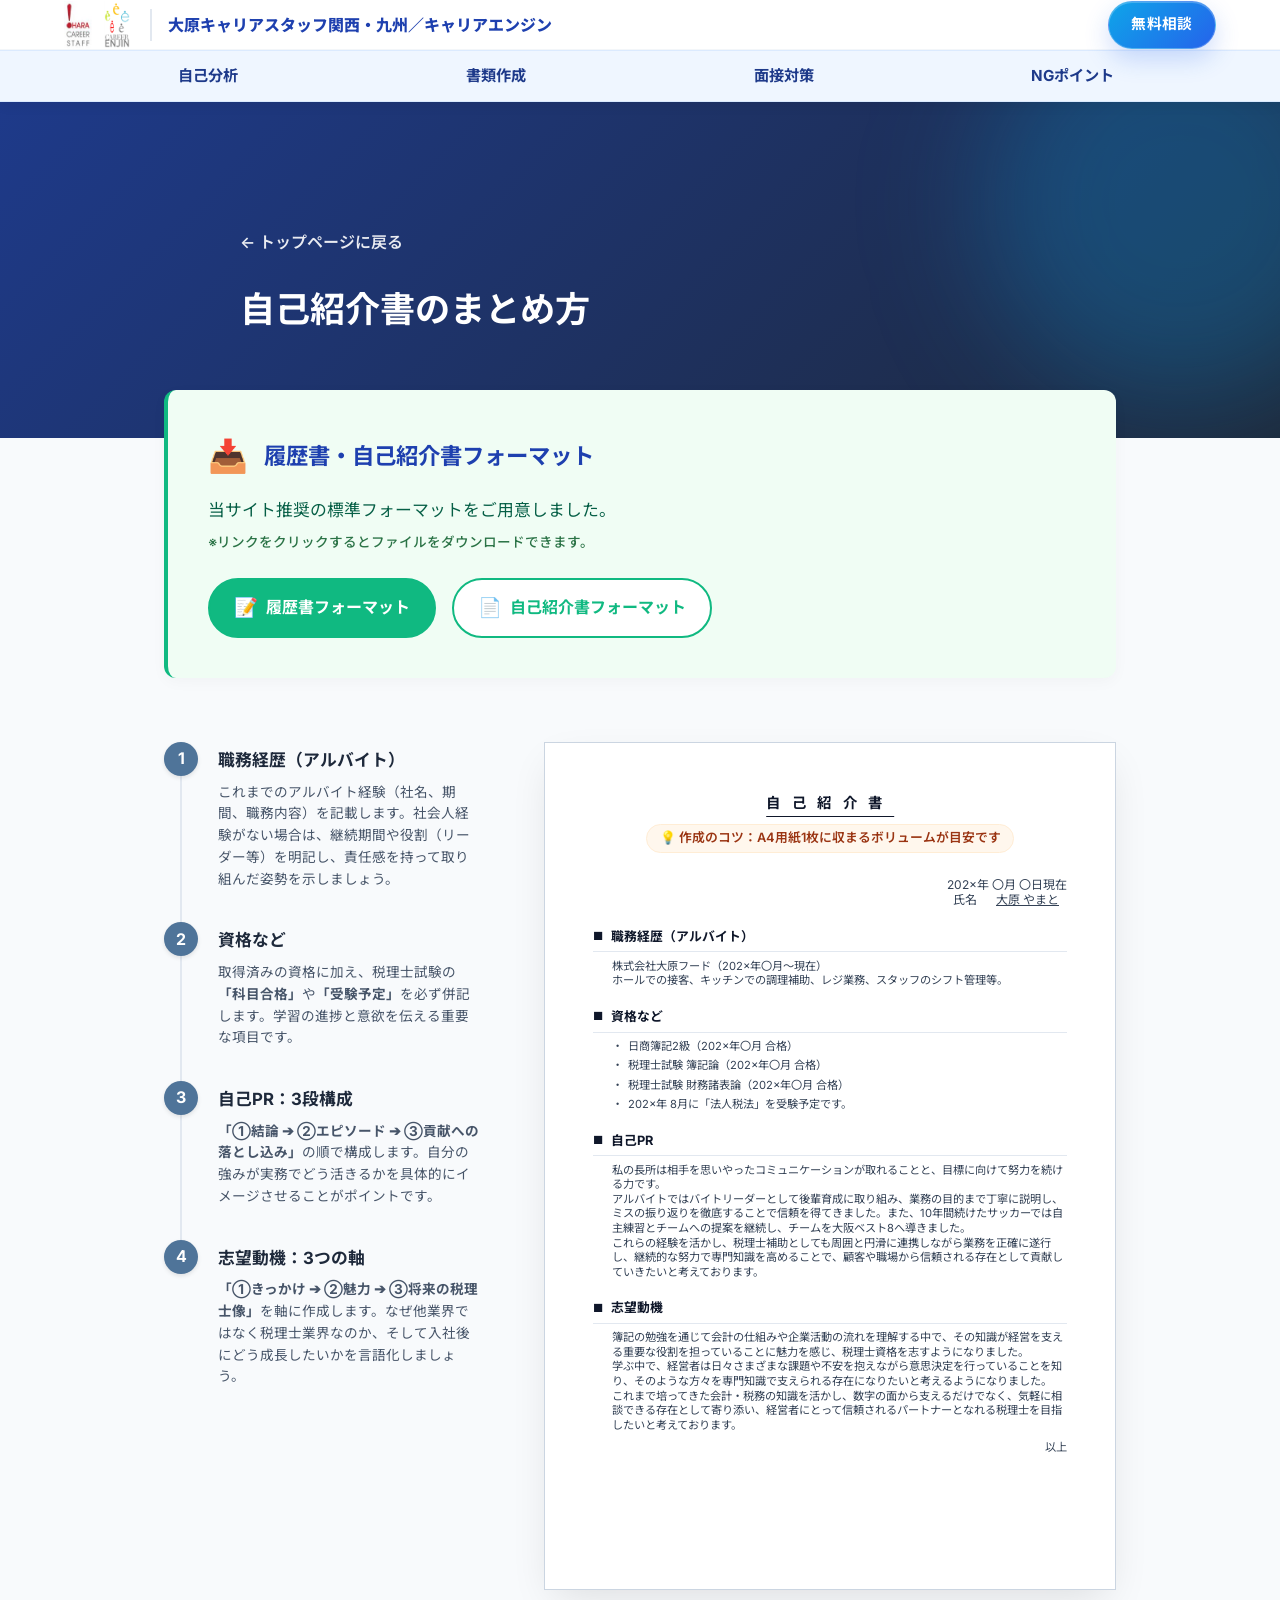
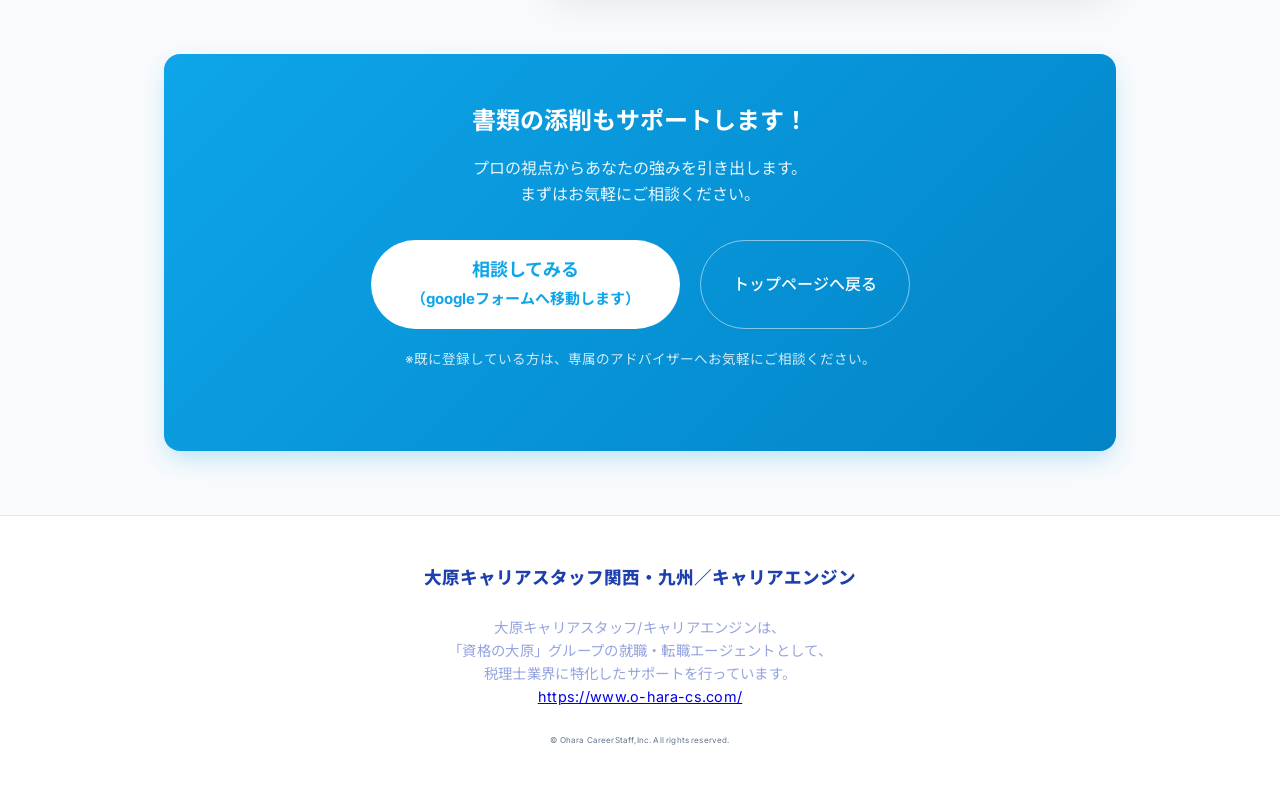
<file: self_introduction.html>
<!DOCTYPE html>
<html lang="ja">

<head>
    <meta charset="UTF-8">
    <meta name="viewport" content="width=device-width, initial-scale=1.0">
    <title>自己紹介書のまとめ方 | 大原キャリアスタッフ関西・九州／キャリアエンジン</title>
    <link rel="preconnect" href="https://fonts.googleapis.com">
    <link rel="preconnect" href="https://fonts.gstatic.com" crossorigin>
    <link
        href="https://fonts.googleapis.com/css2?family=Inter:wght@400;500;600;700&family=Noto+Sans+JP:wght@400;500;700&display=swap"
        rel="stylesheet">
    <link rel="stylesheet" href="styles.css">
    <style>
        .back-link {
            display: inline-flex;
            align-items: center;
            color: #fff;
            text-decoration: none;
            font-weight: 600;
            margin-bottom: 2rem;
            opacity: 0.9;
            transition: opacity 0.2s, transform 0.2s;
        }

        .back-link:hover {
            opacity: 1;
            transform: translateX(-5px);
        }

        .detail-section {
            padding: 2.5rem;
            background: #fff;
            border-radius: 12px;
            margin-bottom: 2rem;
            border-left: 4px solid var(--accent);
            box-shadow: 0 4px 15px rgba(0, 0, 0, 0.03);
            transition: transform 0.3s ease;
        }

        .detail-section:hover {
            transform: translateY(-3px);
            box-shadow: 0 10px 25px rgba(0, 0, 0, 0.05);
        }

        .detail-section h3 {
            font-size: 1.4rem;
            color: var(--primary-dark);
            margin-bottom: 1rem;
            border-bottom: 2px solid #f1f5f9;
            padding-bottom: 0.75rem;
        }

        .detail-point {
            margin-bottom: 1.5rem;
            margin-top: 1.5rem;
        }

        .detail-point h4 {
            color: var(--text-main);
            font-size: 1.1rem;
            margin-bottom: 0.5rem;
            display: flex;
            align-items: center;
        }

        .detail-point h4::before {
            content: "✓";
            color: var(--accent);
            margin-right: 0.5rem;
            font-weight: bold;
            font-size: 1.2rem;
        }

        .detail-point p {
            font-size: 0.95rem;
            color: var(--text-muted);
            padding-left: 1.8rem;
            line-height: 1.7;
        }

        .example-box {
            background: #f0f9ff;
            border: 1px dashed #bae6fd;
            border-radius: 8px;
            padding: 1.25rem;
            margin-top: 1rem;
            margin-left: 1.8rem;
            font-size: 0.9rem;
            color: #334155;
        }

        .example-box span.badge {
            background: var(--accent);
            color: white;
            padding: 0.25rem 0.6rem;
            border-radius: 4px;
            font-size: 0.75rem;
            margin-bottom: 0.75rem;
            display: inline-block;
            border: none;
            font-weight: bold;
        }
    </style>
</head>

<body>
    <nav class="navbar">
        <div class="nav-top">
            <div class="nav-container">
                <div class="nav-branding">
                    <a href="index.html" class="nav-logo">
                        <div class="nav-logos">
                            <img src="o-haracs.png" alt="大原キャリアスタッフ" class="header-logo">
                            <img src="career-enjin.png" alt="キャリアエンジン" class="header-logo">
                        </div>
                        <span class="nav-logo-text">大原キャリアスタッフ関西・九州／キャリアエンジン</span>
                    </a>
                </div>
                <div class="nav-actions">
                    <a href="https://forms.gle/dcQ6YTWi9saDiAF29" class="nav-cta action-btn" target="_blank" rel="noopener noreferrer">無料相談</a>
                    <button class="nav-toggle" id="nav-toggle" aria-label="メニューを開く">
                        <span></span>
                        <span></span>
                        <span></span>
                    </button>
                </div>
            </div>
        </div>
        <div class="nav-main-bar">
            <div class="nav-container">
                <ul class="nav-links" id="nav-links">
                    <li><a href="index.html#self-analysis">自己分析</a></li>
                    <li><a href="index.html#document-prep">書類作成</a></li>
                    <li><a href="index.html#interview-prep">面接対策</a></li>
                    <li><a href="index.html#rejection-reasons">NGポイント</a></li>
                </ul>
            </div>
        </div>
        <div class="nav-overlay" id="nav-overlay"></div>
    </nav>

    <header class="hero" style="padding-top: 4rem; padding-bottom: 6rem;">
        <div class="hero-content" style="text-align: left;">
            <a href="index.html" class="back-link">&larr; トップページに戻る</a>
            <h1 style="font-size: 2.2rem;">自己紹介書のまとめ方</h1>
            <p></p>
        </div>
        <div class="hero-bg-shapes">
            <div class="shape shape-1" style="background: rgba(14, 165, 233, 0.25);"></div>
        </div>
    </header>

    <main class="container">
        <!-- Format Download -->
        <section class="detail-section fade-in" style="border-left-color: #10b981; background: #f0fdf4;">
            <div style="display: flex; align-items: center; margin-bottom: 1rem;">
                <div style="font-size: 2rem; margin-right: 1rem;">📥</div>
                <h3 style="margin: 0; border: none; padding: 0;">履歴書・自己紹介書フォーマット</h3>
            </div>
            <p class="section-desc" style="color: #065f46; margin-bottom: 0.5rem;">
                当サイト推奨の標準フォーマットをご用意しました。
            </p>
            <p style="font-size: 0.85rem; color: #166534; margin-bottom: 1.5rem; opacity: 0.9; font-weight: 500;">
                ※リンクをクリックするとファイルをダウンロードできます。
            </p>
            <div style="display: flex; gap: 1rem; flex-wrap: wrap;">
                <a href="rirekisyo_format.xls" download="rirekisyo_format.xls" class="cta-button"
                    style="background: #10b981; color: white; padding: 0.8rem 1.5rem; font-size: 1rem; display: inline-flex; align-items: center; text-decoration: none; border: 2px solid #10b981;">
                    <span style="margin-right: 0.5rem; font-size: 1.2rem;">📝</span> 履歴書フォーマット
                </a>
                <a href="jikosyoukaisyo_format.docx" download="jikosyoukaisyo_format.docx" class="cta-button"
                    style="background: white; color: #10b981; border: 2px solid #10b981; padding: 0.8rem 1.5rem; font-size: 1rem; display: inline-flex; align-items: center; text-decoration: none;">
                    <span style="margin-right: 0.5rem; font-size: 1.2rem;">📄</span> 自己紹介書フォーマット
                </a>
            </div>
        </section>

        <!-- Document Diagram Section -->
        <div class="doc-diagram-container fade-in">
            <!-- Left Annotations -->
            <div class="doc-annotations">
                <div class="annotation-item">
                    <div class="anno-num">1</div>
                    <div class="anno-text">
                        <h4 class="anno-title">職務経歴（アルバイト）</h4>
                        <p>これまでのアルバイト経験（社名、期間、職務内容）を記載します。社会人経験がない場合は、継続期間や役割（リーダー等）を明記し、責任感を持って取り組んだ姿勢を示しましょう。</p>
                    </div>
                </div>
                <div class="annotation-item">
                    <div class="anno-num">2</div>
                    <div class="anno-text">
                        <h4 class="anno-title">資格など</h4>
                        <p>取得済みの資格に加え、税理士試験の<strong>「科目合格」</strong>や<strong>「受験予定」</strong>を必ず併記します。学習の進捗と意欲を伝える重要な項目です。
                        </p>
                    </div>
                </div>
                <div class="annotation-item">
                    <div class="anno-num">3</div>
                    <div class="anno-text">
                        <h4 class="anno-title">自己PR：3段構成</h4>
                        <p><strong>「①結論 ➔ ②エピソード ➔ ③貢献への落とし込み」</strong>の順で構成します。自分の強みが実務でどう活きるかを具体的にイメージさせることがポイントです。
                        </p>
                    </div>
                </div>
                <div class="annotation-item">
                    <div class="anno-num">4</div>
                    <div class="anno-text">
                        <h4 class="anno-title">志望動機：3つの軸</h4>
                        <p><strong>「①きっかけ ➔ ②魅力 ➔ ③将来の税理士像」</strong>を軸に作成します。なぜ他業界ではなく税理士業界なのか、そして入社後にどう成長したいかを言語化しましょう。
                        </p>
                    </div>
                </div>
            </div>

            <!-- Right Mockup -->
            <div class="doc-mockup">
                <h3 class="doc-title-mock">自己紹介書</h3>
                <div class="doc-tip-container">
                    <span class="doc-tip-badge">
                        💡 作成のコツ：A4用紙1枚に収まるボリュームが目安です
                    </span>
                </div>
                <div class="doc-date-name">
                    202×年 〇月 〇日現在<br>
                    氏名 <span style="text-decoration: underline;">大原 やまと</span>
                </div>

                <div class="doc-section-mock">
                    <h4>職務経歴（アルバイト）</h4>
                    <p>株式会社大原フード（202×年〇月～現在）<br>
                        ホールでの接客、キッチンでの調理補助、レジ業務、スタッフのシフト管理等。</p>
                </div>

                <div class="doc-section-mock">
                    <h4>資格など</h4>
                    <ul>
                        <li>日商簿記2級（202×年〇月 合格）</li>
                        <li>税理士試験 簿記論（202×年〇月 合格）</li>
                        <li>税理士試験 財務諸表論（202×年〇月 合格）</li>
                        <li>202×年 8月に「法人税法」を受験予定です。</li>
                    </ul>
                </div>

                <div class="doc-section-mock">
                    <h4>自己PR</h4>
                    <p>私の長所は相手を思いやったコミュニケーションが取れることと、目標に向けて努力を続ける力です。<br>
                        アルバイトではバイトリーダーとして後輩育成に取り組み、業務の目的まで丁寧に説明し、ミスの振り返りを徹底することで信頼を得てきました。また、10年間続けたサッカーでは自主練習とチームへの提案を継続し、チームを大阪ベスト8へ導きました。<br>
                        これらの経験を活かし、税理士補助としても周囲と円滑に連携しながら業務を正確に遂行し、継続的な努力で専門知識を高めることで、顧客や職場から信頼される存在として貢献していきたいと考えております。
                    </p>
                </div>

                <div class="doc-section-mock" style="margin-bottom: 0;">
                    <h4>志望動機</h4>
                    <p>簿記の勉強を通じて会計の仕組みや企業活動の流れを理解する中で、その知識が経営を支える重要な役割を担っていることに魅力を感じ、税理士資格を志すようになりました。<br>
                        学ぶ中で、経営者は日々さまざまな課題や不安を抱えながら意思決定を行っていることを知り、そのような方々を専門知識で支えられる存在になりたいと考えるようになりました。<br>
                        これまで培ってきた会計・税務の知識を活かし、数字の面から支えるだけでなく、気軽に相談できる存在として寄り添い、経営者にとって信頼されるパートナーとなれる税理士を目指したいと考えております。
                        <span style="display:block; text-align:right; margin-top:0.5rem;">以上</span>
                    </p>
                </div>
            </div>
        </div>

        <div class="cta-section fade-in" style="margin-top: 3rem;">
            <div class="cta-content">
                <h3>書類の添削もサポートします！</h3>
                <p>プロの視点からあなたの強みを引き出します。<br>まずはお気軽にご相談ください。</p>
                <div class="cta-button-group">
                    <a href="https://forms.gle/dcQ6YTWi9saDiAF29" class="cta-button"
                        style="text-decoration: none; display: inline-block;">相談してみる<br><small>（googleフォームへ移動します）</small></a>
                    <a href="index.html" class="cta-button-subtle">トップページへ戻る</a>
                </div>
                <p style="font-size: 0.85rem; margin-top: 1.25rem; opacity: 0.8;">※既に登録している方は、専属のアドバイザーへお気軽にご相談ください。</p>
            </div>
        </div>
        </div>
    </main>

    <footer class="site-footer">
        <div class="footer-content">
            <a href="index.html" class="footer-logo">大原キャリアスタッフ関西・九州／キャリアエンジン</a>
            <p class="message">大原キャリアスタッフ/キャリアエンジンは、<br>
                「資格の大原」グループの就職・転職エージェントとして、<br>
                税理士業界に特化したサポートを行っています。<br>
                <a href="https://www.o-hara-cs.com/">https://www.o-hara-cs.com/</a>
            </p>
            <br>
            <p class="copyright">&copy; Ohara CareerStaff,Inc. All rights reserved.</p>
        </div>
    </footer>

    <script>
        document.addEventListener('DOMContentLoaded', () => {
            // Navigation Toggle Logic
            const navToggle = document.getElementById('nav-toggle');
            const navLinks = document.getElementById('nav-links');
            const navOverlay = document.getElementById('nav-overlay');

            const toggleMenu = () => {
                navToggle.classList.toggle('active');
                navLinks.classList.toggle('active');
                navOverlay.classList.toggle('active');
                document.body.style.overflow = navLinks.classList.contains('active') ? 'hidden' : '';
            };

            if (navToggle) {
                navToggle.addEventListener('click', toggleMenu);
                navOverlay.addEventListener('click', toggleMenu);

                document.querySelectorAll('.nav-links a').forEach(link => {
                    link.addEventListener('click', () => {
                        if (navLinks.classList.contains('active')) {
                            toggleMenu();
                        }
                    });
                });
            }

            const observerOptions = { root: null, rootMargin: '0px', threshold: 0.1 };
            const observer = new IntersectionObserver((entries, observer) => {
                entries.forEach(entry => {
                    if (entry.isIntersecting) {
                        entry.target.classList.add('visible');
                        observer.unobserve(entry.target);
                    }
                });
            }, observerOptions);

            document.querySelectorAll('.fade-in').forEach(element => {
                observer.observe(element);
            });
        });
    </script>
</body>

</html>
</file>
<file: styles.css>
:root {
    --primary: #1e3a8a;
    /* Deep Blue */
    --primary-light: #3b82f6;
    --primary-dark: #1e40af;
    --secondary: #f1f5f9;
    --text-main: #1e293b;
    --text-muted: #64748b;
    --bg-color: #f8fafc;
    --card-bg: #ffffff;
    --accent: #0ea5e9;
    /* Sky Blue */
    --accent-hover: #0284c7;
    --nav-height: 70px;
    --nav-bg: rgba(255, 255, 255, 0.9);
}

html {
    scroll-behavior: smooth;
    scroll-padding-top: 140px;
}

* {
    /* margin: 0; */
    margin: 0;
    padding: 0;
    box-sizing: border-box;
}

body {
    font-family: 'Inter', 'Noto Sans JP', sans-serif;
    background-color: var(--bg-color);
    color: var(--text-main);
    line-height: 1.6;
    overflow-x: hidden;
}

/* Navigation */
.navbar {
    position: sticky;
    top: 0;
    width: 100%;
    z-index: 1000;
    background: white;
    box-shadow: 0 4px 12px rgba(0, 0, 0, 0.05);
}

.nav-top {
    background: var(--nav-bg);
    backdrop-filter: blur(12px);
    -webkit-backdrop-filter: blur(12px);
    border-bottom: 1px solid rgba(226, 232, 240, 0.4);
    height: 50px;
}

.nav-container {
    max-width: 1200px;
    width: 100%;
    margin: 0 auto;
    padding: 0 1.5rem;
    height: 50px;
    display: flex;
    justify-content: space-between;
    align-items: center;
}

.nav-actions {
    display: flex;
    align-items: center;
    gap: 0.75rem;
    margin-left: auto;
    flex-shrink: 0;
}

.nav-main-bar {
    background: #eff6ff;
    border-top: 1px solid #dbeafe;
    border-bottom: 1px solid #dbeafe;
}

.nav-branding {
    display: flex;
    align-items: center;
    flex: 0 1 auto;
}

.nav-cta {
    margin-left: auto;
    /* font-size: 0.8rem; */
}

.nav-logo {
    display: flex;
    align-items: center;
    gap: 1.25rem;
    font-size: 1rem;
    font-weight: 800;
    color: var(--primary-dark);
    text-decoration: none;
    letter-spacing: 0em;
    line-height: 2;
}

.nav-logo-text {
    border-left: 2px solid #e2e8f0;
    padding-left: 1rem;
}

@media (max-width: 480px) {
    .nav-logo {
        font-size: 0.75rem;
        white-space: normal;
        line-height: 1.2;
    }
}

.nav-links {
    display: flex;
    justify-content: space-between;
    /* これが「均等配置」のキモです */
    width: 100%;
    /* 親要素の幅いっぱいに広げます */
    padding: 0;
    /* 余計な余白があればリセット */
    list-style: none;
    align-items: center;
}

.nav-links li {
    flex: 1;
    /* 各項目が同じ幅を分け合います */
    text-align: center;
    /* 文字を各エリアの真ん中に寄せます */
}

.nav-links a {
    text-decoration: none;
    color: #1e3a8a;
    font-size: 0.95rem;
    font-weight: 700;
    padding: 0.8rem 0.5rem;
    transition: all 0.2s;
    opacity: 1;
    display: block;
}

.nav-links a:hover {
    color: #0ea5e9;
    background: rgba(14, 165, 233, 0.08);
    border-radius: 9999px;
}

.nav-cta {
    margin-left: auto;
}

.nav-cta:hover {
    background: var(--accent-hover);
    transform: translateY(-1px);
    box-shadow: 0 6px 15px rgba(14, 165, 233, 0.3);
}

.nav-logos {
    display: flex;
    align-items: center;
    gap: 0.75rem;
}

.header-logo {
    height: 48px;
    width: auto;
    object-fit: contain;
}

@media (max-width: 900px) {
    .nav-branding {
        padding: 8px 0;
    }

    .nav-logo {
        flex-direction: column;
        align-items: flex-start;
        gap: 0.5rem;
        font-size: 0.9rem;
    }

    .nav-logo-text {
        border-left: none;
        padding-left: 0;
        line-height: 1.3;
    }

    .header-logo {
        height: 32px;
    }

    .nav-links {
        gap: 1.5rem;
        justify-content: flex-start;
        overflow-x: auto;
        white-space: nowrap;
        padding: 0 1rem;
        -webkit-overflow-scrolling: touch;
        scrollbar-width: none;
    }

    .nav-links::-webkit-scrollbar {
        display: none;
    }

    .nav-links a {
        font-size: 0.85rem;
        padding: 0.5rem 0;
    }
}

/* Mobile Toggle */
.nav-toggle {
    display: none;
    background: none;
    border: none;
    cursor: pointer;
    padding: 0.5rem;
    z-index: 1100;
}

.nav-toggle span {
    display: block;
    width: 24px;
    height: 2px;
    background-color: var(--primary-dark);
    margin: 5px 0;
    transition: all 0.3s ease;
}

.nav-toggle.active span:nth-child(1) {
    transform: translateY(7px) rotate(45deg);
}

.nav-toggle.active span:nth-child(2) {
    opacity: 0;
}

.nav-toggle.active span:nth-child(3) {
    transform: translateY(-7px) rotate(-45deg);
}

@media (max-width: 900px) {
    .nav-toggle {
        display: none;
        /* Hide toggle since nav is persistent */
    }

    .nav-links {
        /* Reset drawer styles to allow horizontal bar */
        position: static;
        width: 100%;
        max-width: none;
        height: auto;
        background: transparent;
        flex-direction: row;
        box-shadow: none;
        padding: 0;
        gap: 1.5rem;
        opacity: 1;
        transform: none;
        transition: none;
    }

    .nav-links li {
        width: auto;
        margin: 0;
        opacity: 1;
        transform: none;
    }
}

.site-intro-label {
    display: inline-block;
    background: #eff6ff;
    color: #1e3a8a;
    /* 変数を使わずに直接色を入れてみて動くか試す */
    padding: 0.5rem 1.25rem;
    border-radius: 999px;
    /* ここに閉じカッコ } があるか確認！ */
}

/* Staggered animation for links */
.nav-links.active li:nth-child(1) {
    transition-delay: 0.1s;
}

.nav-links.active li:nth-child(2) {
    transition-delay: 0.15s;
}

.nav-links.active li:nth-child(3) {
    transition-delay: 0.2s;
}

.nav-links.active li:nth-child(4) {
    transition-delay: 0.25s;
}

.nav-links.active li:nth-child(5) {
    transition-delay: 0.3s;
}

/* .nav-links a {
    font-size: 1.1rem;
    display: block;
    padding: 0.5rem;
} */

/* .nav-cta {
    display: inline-block;
    margin-top: 1rem;
} */

.nav-overlay {
    position: fixed;
    top: 0;
    left: 0;
    width: 100%;
    height: 100vh;
    background: rgba(15, 23, 42, 0.5);
    backdrop-filter: blur(4px);
    opacity: 0;
    visibility: hidden;
    transition: all 0.3s ease;
    z-index: 1040;
}

.nav-overlay.active {
    opacity: 1;
    visibility: visible;
}

/* Hero Section */
.hero {
    position: relative;
    background: linear-gradient(135deg, var(--primary) 0%, #1e293b 100%);
    color: white;
    padding: 8rem 2rem 6rem;
    /* Increased significantly to 18rem to fully clear header */
    text-align: center;
    overflow: hidden;

}

.hero-content {
    position: relative;
    z-index: 2;
    max-width: 800px;
    margin: 0 auto;
    text-align: center;
    padding-top: 4rem;
}

.badge {
    display: inline-block;
    background: rgba(255, 255, 255, 0.15);
    backdrop-filter: blur(10px);
    padding: 0.5rem 1rem;
    border-radius: 9999px;
    font-size: 0.875rem;
    font-weight: 600;
    margin-bottom: 1.5rem;
    letter-spacing: 0.05em;
    border: 1px solid rgba(255, 255, 255, 0.2);
}

.hero h1 {
    font-size: 2.8rem;
    font-weight: 700;
    margin-bottom: 0.75rem;
    line-height: 1.2;
}

.hero-subtitle {
    font-size: 1.15rem;
    font-weight: 500;
    opacity: 0.95;
    max-width: 800px;
    margin: 0 auto;
    letter-spacing: 0.02em;
}

.site-intro-section {
    background: var(--card-bg);
    border-radius: 20px;
    padding: 3rem 3rem;
    margin-bottom: 4rem;
    margin-top: 4rem;
    box-shadow: 0 20px 40px -15px rgba(15, 23, 42, 0.08);
    border: 1px solid #e2e8f0;
    text-align: left;
    position: relative;
    overflow: hidden;
}

.site-intro-header {
    margin-bottom: 2.5rem;
}

.site-intro-label {
    display: inline-block;
    background: #eff6ff;
    color: var(--primary-dark);
    padding: 0.5rem 1.25rem;
    border-radius: 9999px;
    font-size: 0.8rem;
    font-weight: 700;
    text-transform: uppercase;
    letter-spacing: 0.15em;
    border: 1px solid #dbeafe;
}

.site-intro-container {
    display: flex;
    align-items: center;
    gap: 4rem;
}

.site-intro-illustration {
    flex: 1;
    position: relative;
    display: flex;
    justify-content: center;
    align-items: center;
}

.site-intro-illustration img {
    max-width: 100%;
    height: auto;
    position: relative;
    z-index: 2;
    filter: drop-shadow(0 10px 20px rgba(0, 0, 0, 0.05));
    border-radius: 12px;
}

.intro-deco-circle {
    position: absolute;
    width: 100%;
    height: 100%;
    background: radial-gradient(circle, rgba(14, 165, 233, 0.12) 0%, rgba(14, 165, 233, 0) 70%);
    border-radius: 50%;
    z-index: 1;
    transform: scale(1.5);
}

.site-intro-body {
    flex: 1.5;
}

.site-intro-heading {
    font-size: 1.6rem;
    font-weight: 800;
    color: var(--primary-dark);
    margin-bottom: 1.25rem;
    line-height: 1.4;
}

.site-intro-text {
    font-size: 0.95rem;
    line-height: 1.8;
    color: var(--text-main);
}

.hero-bg-shapes .shape {
    position: absolute;
    border-radius: 50%;
    filter: blur(60px);
    z-index: 1;
}

.shape-1 {
    background: rgba(59, 130, 246, 0.25);
    /* Chart Blue */
    width: 400px;
    height: 400px;
    top: -100px;
    right: -100px;
}

.shape-2 {
    background: rgba(249, 115, 22, 0.2);
    /* Chart Orange */
    width: 300px;
    height: 300px;
    bottom: -50px;
    left: -50px;
}

/* Container */
.container {
    max-width: 1000px;
    /* Widened slightly for balance */
    margin: -3rem auto 4rem;
    /* Reduced overlap to -3rem to clear hero text */
    padding: 0 1.5rem;
    position: relative;
    z-index: 10;
}

/* Cards */
.card {
    background: var(--card-bg);
    border-radius: 12px;
    padding: 2.5rem;
    margin-bottom: 2rem;
    box-shadow: 0 4px 20px rgba(15, 23, 42, 0.05);
    border: 1px solid #e2e8f0;
    transition: transform 0.3s ease, box-shadow 0.3s ease;
}

.card:hover {
    transform: translateY(-5px);
    box-shadow: 0 20px 25px -5px rgba(0, 0, 0, 0.1), 0 10px 10px -5px rgba(0, 0, 0, 0.04);
}

.card-header {
    display: flex;
    align-items: center;
    margin-bottom: 1rem;
}

.icon-wrapper {
    background: var(--secondary);
    width: 48px;
    height: 48px;
    border-radius: 12px;
    display: flex;
    align-items: center;
    justify-content: center;
    margin-right: 1rem;
    color: var(--primary);
}

.icon-wrapper svg {
    width: 24px;
    height: 24px;
}

.card h2 {
    font-size: 1.5rem;
    font-weight: 700;
    color: var(--primary-dark);
}

.section-desc {
    color: var(--text-muted);
    margin-bottom: 2rem;
    font-size: 1.05rem;
}

/* Steps (Self Analysis) */
.steps {
    display: flex;
    flex-direction: column;
    gap: 1.5rem;
}

.step {
    padding-left: 1.5rem;
    border-left: 3px solid var(--primary-light);
}

.step h3 {
    font-size: 1.125rem;
    color: var(--text-main);
    margin-bottom: 0.5rem;
}

/* Process Flow Diagram (Infographic Style) */
/* Chevron Process Flow Diagram */
.chevron-wrapper {
    background: #ffffff;
    border: 1px solid #e2e8f0;
    border-radius: 12px;
    padding: 2.5rem 1.5rem;
    margin-bottom: 2rem;
    text-align: center;
}

.diagram-title {
    font-size: 1.1rem;
    color: var(--text-main);
    margin-bottom: 2rem;
    font-weight: 700;
}

.chevron-container {
    display: flex;
    max-width: 900px;
    margin: 0 auto;
    gap: 4px;
    /* White gap between steps */
}

.chev-step {
    flex: 1;
    display: flex;
    flex-direction: column;
    justify-content: flex-start;
    padding: 2.5rem 1.25rem 2rem 2.25rem;
    color: white;
    text-align: left;
    clip-path: polygon(calc(100% - 20px) 0, 100% 50%, calc(100% - 20px) 100%, 0 100%, 20px 50%, 0 0);
    min-height: 180px;
}

.chev-step:first-child {
    clip-path: polygon(calc(100% - 20px) 0, 100% 50%, calc(100% - 20px) 100%, 0 100%, 0 0);
    padding-left: 2rem;
}

.chev-step:last-child {
    clip-path: polygon(100% 0, 100% 50%, 100% 100%, 0 100%, 20px 50%, 0 0);
    padding-right: 2rem;
}

.chev-label {
    font-size: 0.75rem;
    font-weight: 700;
    letter-spacing: 2px;
    opacity: 0.9;
    margin-bottom: 8px;
    text-transform: uppercase;
    font-family: Arial, sans-serif;
}

.chev-title {
    font-size: 1.05rem;
    font-weight: 700;
    margin-bottom: 12px;
    line-height: 1.3;
}

.chev-desc {
    font-size: 0.8rem;
    line-height: 1.5;
    opacity: 0.95;
}

/* Future Vision Card */
.future-vision-card {
    background: #f8fafc;
    border-left: 4px solid var(--primary);
    border-radius: 8px;
    padding: 1.5rem;
    box-shadow: 0 2px 4px rgba(0, 0, 0, 0.05);
    margin-top: 0.5rem;
}

.future-header h4 {
    color: var(--primary-dark);
    font-size: 1rem;
    font-weight: 700;
    margin-bottom: 0.75rem;
}

.future-body p {
    font-size: 0.95rem;
    color: var(--text-main);
    margin-bottom: 0;
}

.mt-diagram {
    margin-top: 2rem;
}

/* Document Cards Diagram */
.doc-cards-container {
    display: grid;
    grid-template-columns: repeat(3, 1fr);
    gap: 1.5rem;
}

.doc-card {
    background: white;
    border-top: 5px solid var(--primary-light);
    border-radius: 12px;
    padding: 2rem 1.5rem;
    text-align: center;
    box-shadow: 0 4px 15px rgba(0, 0, 0, 0.03);
    transition: transform 0.3s ease;
}

.doc-card.highlight {
    border-top-color: var(--accent);

}

.doc-card:hover {
    transform: translateY(-5px);
}

.doc-icon {
    font-size: 2.5rem;
    margin-bottom: 1rem;
}

.doc-card h4 {
    font-size: 1.1rem;
    color: var(--primary-dark);
    margin-bottom: 0.75rem;
}

.doc-card p {
    font-size: 0.85rem;
    color: var(--text-muted);
    line-height: 1.5;
}

.doc-sublist {
    list-style: none;
    text-align: left;
    font-size: 0.8rem;
    color: var(--text-main);
    padding: 0;
}

.doc-sublist li {
    margin-bottom: 6px;
    position: relative;
    padding-left: 14px;
}

.doc-sublist li::before {
    content: "•";
    color: var(--accent);
    position: absolute;
    left: 0;
    font-weight: bold;
}

/* Grooming Checklist Box */
.grooming-box {
    background: #f8fafc;
    border: 1px solid #e2e8f0;
    border-left: 4px solid var(--accent);
    border-radius: 8px;
    padding: 1.5rem;
    margin-bottom: 2rem;
}

.grooming-header {
    display: flex;
    align-items: center;
    gap: 0.75rem;
    margin-bottom: 0.5rem;
}

.grooming-icon {
    font-size: 1.5rem;
}

.grooming-header h3 {
    font-size: 1.15rem;
    font-weight: 700;
    color: var(--primary-dark);
    margin: 0;
}

.grooming-desc {
    font-size: 0.9rem;
    color: var(--text-muted);
    margin-bottom: 1.25rem;
}

.grooming-list {
    list-style: none;
    padding: 0;
    margin: 0;
    display: flex;
    flex-direction: column;
    gap: 0.75rem;
}

.grooming-list li {
    display: flex;
    flex-direction: column;
    background: white;
    padding: 0.75rem 1rem;
    border-radius: 6px;
    border: 1px solid #f1f5f9;
    box-shadow: 0 1px 3px rgba(0, 0, 0, 0.02);
}

.grooming-list li strong {
    color: var(--primary);
    font-size: 0.95rem;
    margin-bottom: 0.25rem;
}

.grooming-list li span {
    font-size: 0.85rem;
    color: var(--text-main);
    line-height: 1.5;
}

/* Grooming Diagram Layout (For grooming.html) */
.grooming-diagram-container {
    position: relative;
    max-width: 900px;
    margin: 0 auto 3rem;
    display: flex;
    justify-content: center;
    background: #f8fafc;
    border-radius: 16px;
    padding: 3rem 0;
    min-height: 680px;
    border: 1px solid #e2e8f0;
    overflow: hidden;
}

.grooming-diagram-image {
    position: relative;
    z-index: 1;
    width: 250px;
    display: flex;
    justify-content: center;
    align-items: center;
}

.grooming-diagram-image img {
    max-width: 100%;
    height: auto;
    filter: drop-shadow(0 10px 15px rgba(0, 0, 0, 0.05));
}

.diagram-point {
    position: absolute;
    width: 280px;
    background: white;
    padding: 1.25rem;
    border-radius: 12px;
    box-shadow: 0 4px 20px rgba(0, 0, 0, 0.08);
    z-index: 2;
    border-top: 4px solid;
    transition: transform 0.2s;
}

.diagram-point:hover {
    transform: translateY(-2px);
    z-index: 3;
}

.male-point {
    border-top-color: #3b82f6;
}

.female-point {
    border-top-color: #ec4899;
}

.diagram-point h4 {
    font-size: 1.05rem;
    margin-bottom: 0.5rem;
    font-weight: 700;
}

.male-point h4 {
    color: #1e40af;
}

.female-point h4 {
    color: #be185d;
}

.diagram-point p {
    font-size: 0.85rem;
    line-height: 1.6;
    color: var(--text-main);
    margin: 0;
}

/* Connecting Dashed Lines */
.diagram-point::before {
    content: '';
    position: absolute;
    width: 60px;
    height: 0;
    border-top: 2px dashed #cbd5e1;
    top: 25px;
}

.point-left::before {
    right: -60px;
}

.point-right::before {
    left: -60px;
}

.diagram-point::after {
    content: '';
    position: absolute;
    width: 8px;
    height: 8px;
    border-radius: 50%;
    background: #cbd5e1;
    top: 21px;
}

.point-left::after {
    right: -60px;
}

.point-right::after {
    left: -60px;
}

/* Specific Positions */
/* Male */
.m-hair {
    top: 5%;
    left: 2%;
}

.m-face {
    top: 18%;
    right: 2%;
}

.m-suit {
    top: 38%;
    left: 2%;
}

.m-shirt {
    top: 55%;
    right: 2%;
}

.m-shoes {
    bottom: 5%;
    left: 2%;
}

/* Female */
.f-hair {
    top: 5%;
    left: 2%;
}

.f-makeup {
    top: 18%;
    right: 2%;
}

.f-suit {
    top: 38%;
    left: 2%;
}

.f-hands {
    top: 55%;
    right: 2%;
}

.f-shoes {
    bottom: 5%;
    left: 2%;
}

/* Mobile fallback */
@media (max-width: 850px) {
    .grooming-diagram-container {
        flex-direction: column;
        align-items: center;
        padding: 2rem 1.5rem;
        min-height: auto;
    }

    .grooming-diagram-image {
        width: 200px;
        margin-bottom: 2rem;
    }

    .diagram-point {
        position: static;
        width: 100%;
        margin-bottom: 1rem;
    }

    .diagram-point::before,
    .diagram-point::after {
        display: none;
    }
}

/* Interview Chat Diagram */
.chat-diagram {
    display: flex;
    flex-direction: column;
    gap: 1.2rem;
    background: #f1f5f9;
    padding: 2rem;
    border-radius: 16px;
}

.chat-row {
    display: flex;
    width: 100%;
}

.chat-row.right {
    justify-content: flex-end;
    margin-bottom: 0.5rem;
}

.chat-bubble {
    max-width: 85%;
    padding: 1rem 1.25rem;
    border-radius: 16px;
    display: flex;
    align-items: flex-start;
    box-shadow: 0 2px 8px rgba(0, 0, 0, 0.04);
}

.q-bubble {
    background: white;
    border-bottom-left-radius: 4px;
}

.a-bubble {
    background: var(--primary-light);
    color: white;
    border-bottom-right-radius: 4px;
}

.chat-label {
    font-weight: 700;
    margin-right: 0.75rem;
    font-size: 1.2rem;
    line-height: 1;
}

.q-bubble .chat-label {
    color: var(--primary);
}

.a-bubble .chat-label {
    color: #e0f2fe;
}

.chat-text {
    font-size: 0.95rem;
    line-height: 1.5;
}

.chat-text small {
    opacity: 0.8;
    font-size: 0.75rem;
    display: block;
    margin-top: 2px;
}

/* Rejection List (Failure reasons) */
.border-warning {
    border-top: 4px solid #f59e0b;
}

.warning-icon {
    background: #fef3c7;
    color: #d97706;
}

.warning-icon svg {
    width: 28px;
    height: 28px;
}

.ng-cards-container {
    display: flex;
    flex-wrap: wrap;
    justify-content: center;
    gap: 1.5rem;
    margin-top: 1.5rem;
}

.ng-card {
    background: #fffbeb;
    border: 2px dashed #fcd34d;
    border-radius: 16px;
    padding: 1.5rem 1.5rem 2rem;
    width: calc(33.333% - 1rem);
    min-width: 250px;
    position: relative;
    overflow: hidden;
    box-shadow: 0 4px 6px rgba(0, 0, 0, 0.02);
    transition: transform 0.3s;
    text-align: left;
}

.ng-card:hover {
    transform: scale(1.03);
    box-shadow: 0 8px 15px rgba(245, 158, 11, 0.1);
}

.ng-watermark {
    position: absolute;
    bottom: -15px;
    right: -5px;
    font-size: 6rem;
    font-weight: 900;
    color: rgba(251, 191, 36, 0.15);
    transform: rotate(-10deg);
    pointer-events: none;
    line-height: 1;
}

.ng-icon {
    font-size: 2.2rem;
    margin-bottom: 0.75rem;
    display: inline-block;
    background: white;
    padding: 0.5rem;
    border-radius: 12px;
    box-shadow: 0 2px 4px rgba(0, 0, 0, 0.05);
}

.ng-card h4 {
    color: #b45309;
    font-size: 1.05rem;
    margin-bottom: 0.75rem;
    border-bottom: 1px solid #fde68a;
    padding-bottom: 0.5rem;
    font-weight: 700;
}

.ng-card p {
    font-size: 0.85rem;
    color: #78350f;
    line-height: 1.6;
    position: relative;
    z-index: 2;
}

/* CTA Section */
.cta-section {
    background: linear-gradient(135deg, var(--accent) 0%, #0284c7 100%);
    color: white;
    border-radius: 16px;
    padding: 3rem 2rem;
    text-align: center;
    box-shadow: 0 10px 25px -5px rgba(14, 165, 233, 0.3);
}

.cta-content h3 {
    font-size: 1.5rem;
    margin-bottom: 1rem;
}

.cta-content p {
    margin-bottom: 2rem;
    opacity: 0.9;
    max-width: 600px;
    margin-left: auto;
    margin-right: auto;
}

.cta-button-group {
    display: flex;
    flex-wrap: wrap;
    justify-content: center;
    gap: 1.25rem;
    margin-top: 0.5rem;
}

.cta-button {
    background: white;
    color: var(--accent);
    border: none;
    padding: 1rem 2.5rem;
    font-size: 1.125rem;
    font-weight: 700;
    border-radius: 9999px;
    cursor: pointer;
    transition: transform 0.2s, box-shadow 0.2s;
    font-family: inherit;
}

.cta-button:hover {
    transform: translateY(-3px);
    box-shadow: 0 8px 20px rgba(0, 0, 0, 0.2);
}

.cta-button-subtle {
    background: transparent;
    color: white;
    border: 1px solid rgba(255, 255, 255, 0.5);
    padding: 0.85rem 2rem;
    font-size: 1rem;
    font-weight: 500;
    border-radius: 9999px;
    cursor: pointer;
    transition: all 0.2s ease;
    font-family: inherit;
    text-decoration: none;
    display: inline-flex;
    align-items: center;
    justify-content: center;
}

.cta-button-subtle:hover {
    background: rgba(255, 255, 255, 0.12);
    border-color: white;
    transform: translateY(-2px);
}

.action-btn {
    background: linear-gradient(135deg, #0ea5e9 0%, #2563eb 100%);
    color: #ffffff !important;
    padding: 0.72rem 1.4rem;
    border-radius: 9999px;
    font-weight: 700;
    font-size: 0.92rem;
    letter-spacing: 0.02em;
    text-decoration: none;
    display: inline-flex;
    align-items: center;
    justify-content: center;
    min-height: 44px;
    white-space: nowrap;
    border: 1px solid rgba(255, 255, 255, 0.25);
    box-shadow:
        0 10px 24px rgba(37, 99, 235, 0.22),
        inset 0 1px 0 rgba(255, 255, 255, 0.22);
    transition: transform 0.2s ease, box-shadow 0.2s ease, filter 0.2s ease;
    position: relative;
    overflow: hidden;
}

.action-btn::before {
    content: "";
    position: absolute;
    inset: 0;
    border-radius: 9999px;
    background: radial-gradient(circle, rgba(255,255,255,0.7) 0%, transparent 60%);
    opacity: 0;
    transition: opacity 0.25s ease;
}

.action-btn:hover::before {
    opacity: 1;
}

.action-btn:hover {
    transform: translateY(-2px) scale(1.05); /* ←少し大きく */
    filter: brightness(1.08);
    box-shadow:
        0 16px 40px rgba(37, 99, 235, 0.3),
        0 0 0 8px rgba(14, 165, 233, 0.18); /* ←広げる */
}

.action-btn svg {
    margin-right: 0.45rem;
    width: 18px;
    height: 18px;
    flex-shrink: 0;
}

/* Animations */
.fade-in {
    opacity: 0;
    transform: translateY(20px);
    transition: opacity 0.6s ease-out, transform 0.6s ease-out;
}

.fade-in.visible {
    opacity: 1;
    transform: translateY(0);
}

/* Title Links */
.title-link {
    color: inherit;
    text-decoration: none;
    display: inline-flex;
    align-items: center;
    transition: color 0.2s ease;
}

.title-link:hover {
    color: var(--primary-light);
}

.title-link .link-hint {
    font-size: 0.9rem;
    font-weight: 600;
    color: var(--accent);
    margin-left: 1rem;
    padding: 0.25rem 0.8rem;
    background: #f0f9ff;
    border-radius: 999px;
    border: 1px solid #bae6fd;
    transition: all 0.2s ease;
}

.title-link:hover .link-hint {
    background: var(--accent);
    color: white;
    transform: translateX(4px);
    box-shadow: 0 4px 10px rgba(14, 165, 233, 0.2);
}

/* Grooming & Appearance Section */
.grooming-container {
    padding: 1rem 0;
}

.tabs-nav {
    display: flex;
    justify-content: center;
    gap: 1rem;
    margin-bottom: 2rem;
    border-bottom: 1px solid #e2e8f0;
    padding-bottom: 0px;
}

.tab-btn {
    padding: 0.75rem 2.5rem;
    border: none;
    background: none;
    font-size: 1rem;
    font-weight: 700;
    color: var(--text-muted);
    cursor: pointer;
    position: relative;
    transition: all 0.3s ease;
}

.tab-btn::after {
    content: '';
    position: absolute;
    bottom: 0;
    left: 0;
    width: 100%;
    height: 3px;
    background: var(--accent);
    transform: scaleX(0);
    transition: transform 0.3s ease;
}

.tab-btn.active {
    color: var(--primary);
}

.tab-btn.active::after {
    transform: scaleX(1);
}

.tab-content {
    display: none;
    animation: fadeIn 0.4s ease;
}

.tab-content.active {
    display: block;
}

.grooming-grid {
    display: flex;
    gap: 3rem;
    align-items: flex-start;
}

.grooming-illu {
    flex: 1;
    max-width: 320px;
    background: #f8fafc;
    border-radius: 20px;
    padding: 1.5rem;
    position: relative;
}

.grooming-illu img {
    width: 100%;
    height: auto;
    border-radius: 12px;
    display: block;
}

.grooming-checklist {
    flex: 1.5;
}

.checklist-group {
    margin-bottom: 1.5rem;
}

.checklist-group h4 {
    font-size: 1.05rem;
    color: var(--primary-dark);
    margin-bottom: 0.75rem;
    border-left: 4px solid var(--accent);
    padding-left: 0.75rem;
}

.checklist-items {
    list-style: none;
    padding: 0;
    display: grid;
    grid-template-columns: 1fr;
    gap: 0.75rem;
}

.checklist-items li {
    background: white;
    border-radius: 8px;
    border: 1px solid #f1f5f9;
    transition: all 0.2s ease;
    overflow: hidden;
}

.checklist-items li:hover {
    border-color: #cbd5e1;
    transform: translateX(4px);
    box-shadow: 0 2px 8px rgba(0, 0, 0, 0.02);
}

.check-label {
    display: flex;
    align-items: center;
    padding: 0.8rem 1rem;
    cursor: pointer;
    font-size: 0.95rem;
    color: var(--text-main);
    width: 100%;
}

.check-label input[type="checkbox"] {
    appearance: none;
    -webkit-appearance: none;
    width: 22px;
    height: 22px;
    border: 2px solid #cbd5e1;
    border-radius: 6px;
    margin-right: 1rem;
    position: relative;
    cursor: pointer;
    transition: all 0.2s ease;
    flex-shrink: 0;
    background: white;
}

.check-label input[type="checkbox"]:checked {
    background-color: #10b981;
    border-color: #10b981;
}

.check-label input[type="checkbox"]:checked::after {
    content: '';
    position: absolute;
    top: 40%;
    left: 50%;
    transform: translate(-50%, -50%) rotate(45deg);
    width: 5px;
    height: 10px;
    border: solid white;
    border-width: 0 2px 2px 0;
}

.check-label input[type="checkbox"]:checked+.check-text {
    color: var(--text-muted);
    text-decoration: line-through;
}

/* Progress Bar */
.progress-wrapper {
    background: white;
    border-radius: 12px;
    padding: 1.25rem 2rem;
    margin-bottom: 2rem;
    display: flex;
    align-items: center;
    gap: 1.5rem;
    border: 1px solid #f1f5f9;
    box-shadow: 0 4px 6px rgba(0, 0, 0, 0.02);
}

.progress-bar-container {
    flex: 1;
    background: #e2e8f0;
    height: 12px;
    border-radius: 999px;
    overflow: hidden;
    position: relative;
    box-shadow: inset 0 1px 3px rgba(0, 0, 0, 0.1);
}

.progress-bar {
    height: 100%;
    background: linear-gradient(90deg, var(--accent), #38bdf8);
    width: 0%;
    border-radius: 999px;
    transition: width 0.5s cubic-bezier(0.4, 0, 0.2, 1), background 0.3s ease;
    position: relative;
}

.progress-bar.completed {
    background: linear-gradient(90deg, #10b981, #34d399);
}

.progress-bar::after {
    content: '';
    position: absolute;
    top: 0;
    left: 0;
    right: 0;
    bottom: 0;
    background: linear-gradient(45deg,
            rgba(255, 255, 255, 0.2) 25%,
            transparent 25%,
            transparent 50%,
            rgba(255, 255, 255, 0.2) 50%,
            rgba(255, 255, 255, 0.2) 75%,
            transparent 75%,
            transparent);
    background-size: 1.5rem 1.5rem;
    animation: stripemove 1s linear infinite;
    opacity: 0.8;
}

@keyframes stripemove {
    0% {
        background-position: 1.5rem 0;
    }

    100% {
        background-position: 0 0;
    }
}

.progress-text {
    font-size: 1.05rem;
    font-weight: 700;
    color: var(--primary-dark);
    white-space: nowrap;
}

.progress-count {
    color: var(--accent);
    font-size: 1.25rem;
    transition: color 0.3s ease;
}

@media (max-width: 600px) {
    .progress-wrapper {
        flex-direction: column;
        align-items: stretch;
        gap: 0.75rem;
        padding: 1rem;
    }

    .progress-text {
        text-align: right;
    }
}

@keyframes fadeIn {
    from {
        opacity: 0;
        transform: translateY(5px);
    }

    to {
        opacity: 1;
        transform: translateY(0);
    }
}

/* Responsive amendments for grooming */
@media (max-width: 900px) {
    .grooming-grid {
        flex-direction: column;
        align-items: center;
        gap: 2rem;
    }

    .checklist-items {
        grid-template-columns: 1fr;
    }

    .grooming-illu {
        max-width: 250px;
    }
}

@media (max-width: 600px) {
    .tab-btn {
        padding: 0.75rem 1rem;
        flex: 1;
    }
}

@media (max-width: 900px) {
    .nav-actions {
        gap: 0.5rem;
    }

    .action-btn {
        padding: 0.62rem 1rem;
        font-size: 0.85rem;
        min-height: 40px;
    }
}

@media (max-width: 600px) {
    .nav-container {
        padding: 0 0.75rem;
    }

    .action-btn {
        padding: 0.55rem 0.85rem;
        font-size: 0.78rem;
        min-height: 38px;
    }
}

@media (max-width: 480px) {
    .action-btn {
        padding: 0.5rem 0.75rem;
        font-size: 0.74rem;
        min-height: 36px;
    }
}

/* Responsive */
@media (max-width: 768px) {
    .doc-cards-container {
        grid-template-columns: 1fr;
    }

    .chat-diagram {
        padding: 1rem;
    }

    .chat-bubble {
        max-width: 95%;
    }

    .grid-steps {
        grid-template-columns: 1fr;
    }

    .ng-card {
        width: calc(50% - 0.75rem);
    }

    .hero h1 {
        font-size: 2rem;
    }

    .container {
        margin-top: -2rem;
    }

    .card {
        padding: 1.5rem;
    }

    .chevron-container {
        flex-direction: column;
        gap: 8px;
    }

    .chev-step {
        clip-path: polygon(0 0, 100% 0, 100% calc(100% - 20px), 50% 100%, 0 calc(100% - 20px));
        padding: 2rem 2rem 3.5rem 2rem;
        min-height: 140px;
        text-align: center;
    }

    .chev-step:first-child {
        clip-path: polygon(0 0, 100% 0, 100% calc(100% - 20px), 50% 100%, 0 calc(100% - 20px));
        padding-left: 2rem;
    }

    .chev-step:last-child {
        clip-path: polygon(0 0, 100% 0, 100% 100%, 0 100%);
        padding-bottom: 2rem;
    }

    .site-intro-section {
        padding: 3rem 1.5rem;
        text-align: center;
    }

    .site-intro-container {
        flex-direction: column;
        gap: 2rem;
    }

    .site-intro-illustration {
        max-width: 260px;
        margin: 0 auto;
    }

    .site-intro-heading {
        font-size: 1.4rem;
        margin-bottom: 1rem;
    }
}

@media (max-width: 480px) {
    .ng-card {
        width: 100%;
    }
}

/* Document Diagram Layout */
.doc-diagram-container {
    display: flex;
    gap: 3rem;
    align-items: stretch;
    margin: 4rem 0;
}

.doc-annotations {
    flex: 1;
    display: flex;
    flex-direction: column;
    gap: 2rem;
    padding-right: 1rem;
}

.annotation-item {
    display: flex;
    gap: 1.25rem;
    position: relative;
}

.annotation-item:not(:last-child)::after {
    content: '';
    position: absolute;
    left: 16px;
    top: 34px;
    bottom: -2rem;
    width: 2px;
    background: #e2e8f0;
    z-index: 0;
}

.anno-num {
    background: #4f7499;
    color: white;
    width: 34px;
    height: 34px;
    border-radius: 50%;
    display: flex;
    align-items: center;
    justify-content: center;
    font-weight: bold;
    font-size: 1rem;
    flex-shrink: 0;
    z-index: 1;
    box-shadow: 0 2px 4px rgba(0, 0, 0, 0.1);
}

.anno-text {
    flex: 1;
    padding-top: 0.3rem;
}

.anno-title {
    color: #1e293b;
    font-size: 1.05rem;
    margin-bottom: 0.5rem;
    font-weight: 700;
}

.anno-text p {
    font-size: 0.85rem;
    line-height: 1.6;
    color: #475569;
}

.doc-mockup {
    flex: 1.5;
    background: white;
    border: 1px solid #cbd5e1;
    padding: 2.5rem 3rem;
    box-shadow: 0 15px 40px -10px rgba(0, 0, 0, 0.12);
    position: relative;
    max-width: 800px;
    width: 600px;
    min-height: 848px;
    /* Correct A4 height for 600px width (600 * 1.414) */
    margin: 0 auto;
    font-size: 0.72rem;
}

.doc-title-mock {
    text-align: center;
    font-size: 0.9rem;
    font-weight: bold;
    letter-spacing: 0.8em;
    margin-bottom: 1.2rem;
    padding-top: 0.5rem;
    color: #0f172a;
    border-bottom: 1px solid #0f172a;
    display: inline-block;
    width: auto;
    margin-left: auto;
    margin-right: auto;
    left: 50%;
    transform: translateX(-50%);
    position: relative;
    padding-bottom: 0.15rem;
}

.doc-tip-container {
    text-align: center;
    margin-top: -0.8rem;
    margin-bottom: 1.5rem;
}

.doc-tip-badge {
    display: inline-block;
    background: #fff7ed;
    color: #9a3412;
    border: 1px solid #ffedd5;
    padding: 0.2rem 0.8rem;
    border-radius: 20px;
    font-size: 0.8rem;
    font-weight: 600;
}

.doc-date-name {
    text-align: right;
    font-size: 0.75rem;
    color: #334155;
    margin-bottom: 1.2rem;
    line-height: 1.3;
}

.doc-date-name span {
    text-decoration: underline;
    margin-left: 0.5rem;
    padding: 0 0.5rem;
}

.doc-section-mock {
    margin-bottom: 1.2rem;
}

.doc-section-mock h4 {
    font-size: 0.8rem;
    color: #0f172a;
    margin-bottom: 0.4rem;
    display: flex;
    align-items: center;
    font-weight: bold;
    border-bottom: 1px solid #e2e8f0;
    padding-bottom: 0.25rem;
}

.doc-section-mock h4::before {
    content: "■";
    margin-right: 0.5rem;
    font-size: 0.7rem;
}

.doc-section-mock p,
.doc-section-mock ul {
    font-size: 0.7rem;
    color: #334155;
    line-height: 1.3;
    margin-left: 1.2rem;
    margin-bottom: 0;
}

.doc-section-mock ul {
    list-style-type: none;
    padding-left: 0;
}

.doc-section-mock li {
    margin-bottom: 0.3rem;
}

.doc-section-mock li::before {
    content: "・";
    margin-right: 0.3rem;
}

.red-text {
    color: #ef4444;
}

@media (max-width: 1024px) {
    .doc-diagram-container {
        flex-direction: column;
        align-items: center;
        width: 100%;
        overflow-x: hidden;
    }

    .doc-annotations {
        width: 100%;
        margin-bottom: 2rem;
    }

    .doc-mockup {
        width: 100% !important;
        max-width: 100%;
        padding: 1rem 0.6rem;
        min-height: auto;
        aspect-ratio: 1 / 1.414;
        font-size: 0.55rem;
        box-sizing: border-box;
        overflow: hidden;
        word-break: break-all;
    }

    .doc-title-mock {
        font-size: 0.68rem;
        letter-spacing: 0.2em;
        margin-bottom: 0.4rem;
    }

    .doc-date-name {
        font-size: 0.52rem;
        margin-bottom: 0.4rem;
    }

    .doc-section-mock {
        margin-bottom: 0.3rem;
    }

    .doc-section-mock h4 {
        font-size: 0.6rem;
        margin-bottom: 0.12rem;
        padding-bottom: 0.12rem;
    }

    .doc-section-mock p,
    .doc-section-mock ul {
        font-size: 0.52rem;
        line-height: 1.15;
        margin-left: 0.5rem;
    }

    .doc-section-mock li {
        margin-bottom: 0.08rem;
    }

    .doc-tip-container {
        margin-top: -0.2rem;
        margin-bottom: 0.4rem;
    }

    .doc-tip-badge {
        font-size: 0.5rem;
        padding: 0.05rem 0.35rem;
    }

    .annotation-item:not(:last-child)::after {
        display: none;
    }
}

/* Footer */
.site-footer {
    background-color: #ffffff;
    border-top: 1px solid #e2e8f0;
    padding: 3rem 1.5rem;
    margin-top: 4rem;
    text-align: center;
}

.footer-content {
    max-width: 1200px;
    margin: 0 auto;
}

.footer-logo {
    font-size: 1.1rem;
    font-weight: 800;
    color: var(--primary-dark);
    text-decoration: none;
    display: inline-flex;
    align-items: center;
    gap: 0.5rem;
    margin-bottom: 1.5rem;
}

.footer-logo span {
    color: var(--accent);
}

.message {
    color: #96a4e0;
    font-size: 0.9rem;
    letter-spacing: 0.02em;
}

.copyright {
    color: var(--text-muted);
    font-size: 0.5rem;
    letter-spacing: 0.02em;
}

@media (max-width: 768px) {
    .site-footer {
        padding: 2.5rem 1rem;
    }
}

@media (max-width: 480px) {
    .nav-top .nav-container {
        height: auto;
        min-height: 50px;
        padding: 0.5rem 0.75rem;
        align-items: flex-start;
        gap: 0.5rem;
    }

    .nav-branding {
        flex: 1 1 auto;
        min-width: 0;
    }

    .nav-logo {
        gap: 0.5rem;
        align-items: flex-start;
    }

    .nav-logos {
        gap: 0.4rem;
        flex-shrink: 0;
    }

    .header-logo {
        height: 20px;
    }

    .nav-logo-text {
        display: block;
        font-size: 0.58rem;
        line-height: 1.25;
        padding-left: 0.5rem;
        word-break: break-word;
        overflow-wrap: anywhere;
    }

    .nav-actions {
        flex-shrink: 0;
        align-self: flex-start;
    }

    .action-btn {
        padding: 0.38rem 0.6rem;
        font-size: 0.68rem;
        min-height: 32px;
        box-shadow:
            0 8px 18px rgba(37, 99, 235, 0.18),
            inset 0 1px 0 rgba(255, 255, 255, 0.22);
    }

    .nav-main-bar .nav-container {
        height: auto;
        padding: 0 0.5rem;
    }

    .nav-links {
        gap: 0.25rem;
        justify-content: space-between;
        overflow-x: auto;
        white-space: nowrap;
        padding: 0.35rem 0;
    }

    .nav-links li {
        flex: 0 0 auto;
    }

    .nav-links a {
        font-size: 0.72rem;
        padding: 0.45rem 0.55rem;
    }
}

@media (max-width: 900px) {
    .nav-top .nav-container {
        height: auto;
        min-height: 50px;
        align-items: center;
    }

    .nav-branding {
        min-width: 0;
        flex: 1 1 auto;
    }

    .nav-logo {
        flex-direction: row;
        align-items: center;
        gap: 0.5rem;
        white-space: nowrap;
    }

    .nav-logo-text {
        border-left: 2px solid #e2e8f0;
        padding-left: 0.5rem;
        line-height: 1.2;
        font-size: 0.72rem;
        white-space: nowrap;
        word-break: keep-all;
        overflow-wrap: normal;
    }

    .header-logo {
        height: 28px;
        width: auto;
        flex-shrink: 0;
    }
}

@media (max-width: 480px) {
    .nav-top .nav-container {
        padding: 0.5rem 0.75rem;
        align-items: center;
    }

    .nav-logo {
        flex-direction: row;
        align-items: center;
        gap: 0.4rem;
    }

    .nav-logo-text {
        display: block;
        font-size: 0.62rem;
        line-height: 1.15;
        padding-left: 0.45rem;
        white-space: nowrap;
        word-break: keep-all;
        overflow-wrap: normal;
    }

    .header-logo {
        height: 18px;
    }

    .nav-actions {
        align-self: center;
    }
}
</file>
